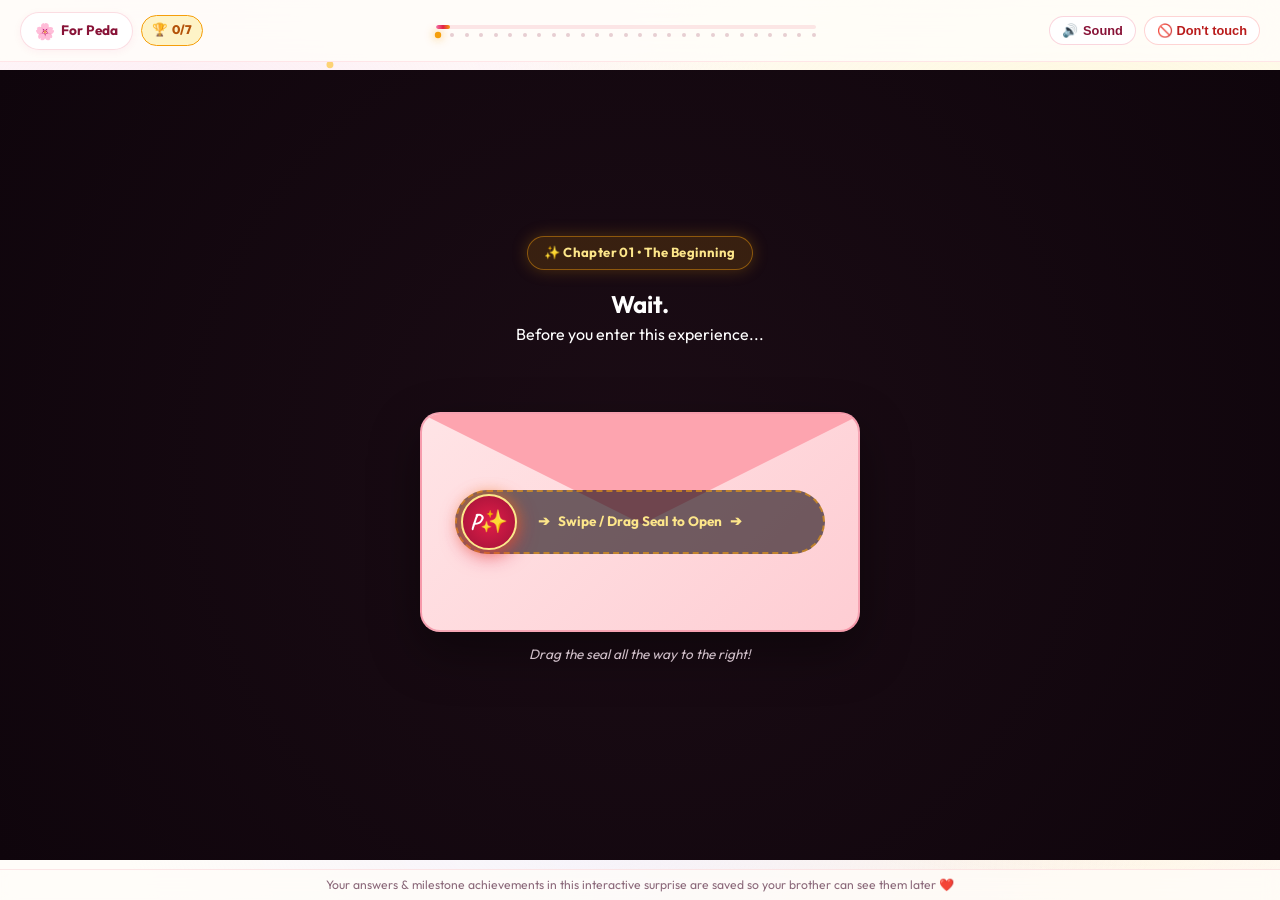
<file: index.html>
<!DOCTYPE html>
<html lang="en">
<head>
  <meta charset="UTF-8">
  <meta name="viewport" content="width=device-width, initial-scale=1.0, maximum-scale=5.0, user-scalable=yes">
  <meta name="theme-color" content="#1B0C15">
  <meta name="description" content="An interactive, cinematic Raksha Bandhan surprise mini-game experience crafted by Prakhar for his sister Prerna (Peda).">
  <title>For Peda • Interactive Rakhi Surprise ✨</title>

  <!-- Google Fonts Preconnect & Styles -->
  <link rel="preconnect" href="https://fonts.googleapis.com">
  <link rel="preconnect" href="https://fonts.gstatic.com" crossorigin>
  <link href="https://fonts.googleapis.com/css2?family=Caveat:wght@600;700&family=Marck+Script&family=Outfit:wght@400;500;600;700;800&family=Playfair+Display:ital,wght@0,600;0,700;1,400;1,600&family=Plus+Jakarta+Sans:wght@400;500;600;700;800&family=Rozha+One&family=Yatra+One&display=swap" rel="stylesheet">

  <!-- GSAP CDN for smooth animations -->
  <script src="https://cdnjs.cloudflare.com/ajax/libs/gsap/3.12.5/gsap.min.js"></script>

  <!-- Stylesheet -->
  <link rel="stylesheet" href="style.css">
</head>
<body class="theme-cinematic">

  <!-- Interactive Canvas Layers -->
  <canvas id="bg-canvas" aria-hidden="true"></canvas>
  <canvas id="fireworks-canvas" aria-hidden="true"></canvas>
  <canvas id="confetti-canvas" aria-hidden="true"></canvas>
  <canvas id="hearts-canvas" aria-hidden="true"></canvas>
  <canvas id="sparkle-cursor-canvas" aria-hidden="true"></canvas>

  <!-- Top Minimalist Interactive Story Bar -->
  <header class="top-story-bar" role="banner">
    <div class="top-bar-left">
      <div class="brand-chip" id="brand-badge">
        <span class="brand-icon">🌸</span>
        <span class="brand-text">For Peda</span>
      </div>
      <div class="achievement-pill" id="achievement-counter-badge" title="Trophies Unlocked">
        <span class="ach-trophy-icon">🏆</span>
        <span class="ach-count-text" id="ach-count-display">0/7</span>
      </div>
    </div>

    <!-- 27-Step Progress Indicator -->
    <div class="story-progress-indicator" aria-label="Surprise Story Progress">
      <div class="progress-track">
        <div class="progress-bar-fill" id="progress-bar-fill"></div>
      </div>
      <div class="progress-dots-row" id="progress-dots-row"></div>
    </div>

    <div class="top-controls">
      <button id="sound-toggle" class="control-pill-btn" aria-label="Toggle Sound Effects">
        <span class="sound-icon">🔊</span>
        <span class="sound-label">Sound</span>
      </button>
      <button id="easter-egg-1-btn" class="control-pill-btn warning-pill" title="Do Not Touch">
        <span>🚫 Don't touch</span>
      </button>
    </div>
  </header>

  <!-- Achievement Unlock Notification Container -->
  <div id="achievement-toast-container" class="achievement-toast-container" aria-live="polite"></div>

  <!-- Sibling Reaction Toast Notification Container -->
  <div id="reaction-toast-container" class="reaction-toast-container" aria-live="polite"></div>

  <!-- Audio Element for Finale Rakhi Song -->
  <audio id="rakhi-audio-element" preload="auto">
    <source src="assets/song.mp3" type="audio/mpeg">
  </audio>

  <!-- Main Viewport for Interactive Story Screens -->
  <main class="story-viewport" id="story-viewport">

    <!-- ====================================================================
         SCENE 01: INTERACTIVE WAX SEAL SWIPE & DRAG ENVELOPE
         ==================================================================== -->
    <section class="story-screen active dark-scene" id="scene-1" data-scene="1">
      <div class="screen-box opening-mystery-card">
        <div class="screen-badge glow-badge">
          <span>✨ Chapter 01 • The Beginning</span>
        </div>

        <div class="cinematic-text-stream">
          <h1 class="cinematic-line c-line-1" id="s1-line-1">Wait.</h1>
          <p class="cinematic-line c-line-2" id="s1-line-2">Before you enter this experience...</p>
          <h2 class="cinematic-line c-line-3" id="s1-line-3">You must physically break the wax seal.</h2>
        </div>

        <!-- Interactive Wax Seal Envelope Drag/Swipe Stage -->
        <div class="envelope-drag-stage" id="envelope-drag-stage">
          <div class="interactive-envelope-body" id="interactive-envelope-body">
            <div class="env-front-crease"></div>
            <div class="seal-track" id="seal-track">
              <div class="seal-drag-handle" id="seal-drag-handle" draggable="false">
                <span class="seal-letter">P</span>
                <span class="seal-sparkle">✨</span>
              </div>
              <div class="seal-track-hint">
                <span class="track-arrow">➔</span>
                <span class="track-text">Swipe / Drag Seal to Open</span>
                <span class="track-arrow">➔</span>
              </div>
            </div>
          </div>
          <p class="seal-feedback-hint" id="seal-feedback-hint">Drag the seal all the way to the right!</p>
        </div>

        <div class="s1-reveal-msg" id="s1-reveal-msg" style="display: none;">
          <p>💌 Seal broken! Unfolding your surprise...</p>
        </div>
      </div>
    </section>

    <!-- ====================================================================
         SCENE 02: SIBLING SECURITY SYSTEM SCANNER
         ==================================================================== -->
    <section class="story-screen dark-scene" id="scene-2" data-scene="2">
      <div class="screen-box futuristic-scanner-card">
        <div class="screen-badge tech-badge">
          <span>🛡️ SIBLING SECURITY CLEARANCE v2.4</span>
        </div>

        <h1 class="scene-title tech-title">Identity Verification</h1>
        <p class="scene-subtitle" style="color: #FCE7F3;">Only the official Gadhi is permitted past this point.</p>

        <form id="form-identity-check" class="auth-form-terminal" autocomplete="off">
          <div class="terminal-input-group">
            <label for="input-user-name" class="terminal-label">SCAN SUBJECT NAME:</label>
            <input type="text" id="input-user-name" class="terminal-input tech-input" placeholder="Type your name here..." required autofocus>
          </div>

          <div class="terminal-input-group" id="age-check-step" style="display: none;">
            <label for="input-user-age-sec" class="terminal-label">OFFICIAL SIBLING AGE:</label>
            <input type="number" id="input-user-age-sec" class="terminal-input tech-input" placeholder="Enter age..." min="1" max="100">
          </div>

          <p class="validation-feedback" id="identity-validation-msg" aria-live="polite"></p>

          <div class="screen-action-wrap" id="identity-btn-wrap">
            <button type="submit" id="btn-verify-identity" class="btn-primary-glow">
              <span class="btn-shine"></span>
              <span class="btn-content" id="btn-identity-label">Scan Biometrics</span>
            </button>
          </div>
        </form>

        <div class="scanning-terminal-box" id="scanning-terminal" style="display: none;">
          <div class="scan-laser-line"></div>
          <p class="scan-status-text">⚡ SCANNING DNA & DRAMA LEVELS...</p>
          <div class="scan-progress-bar">
            <div class="scan-bar-fill" id="scan-bar-fill"></div>
          </div>
        </div>

        <div class="identity-card-badge" id="identity-card-badge" style="display: none;">
          <div class="id-header">SIBLING ID VERIFIED ✅</div>
          <div class="id-row"><span>NAME:</span> <strong class="text-green">Prerna Gupta</strong></div>
          <div class="id-row"><span>OFFICIAL TITLE:</span> <strong>Maharani Peda Devi</strong></div>
          <div class="id-row"><span>STATUS:</span> <strong>Permanent Headache</strong></div>
          <div class="id-row"><span>CLEARANCE:</span> <strong class="text-green">AUTHORIZED</strong></div>
          <div class="id-footer">👑 Welcome, Peda.</div>
        </div>
      </div>
    </section>

    <!-- ====================================================================
         SCENE 03: LIGHT THE FESTIVE DIYAS (DARK ROOM INTERACTION)
         ==================================================================== -->
    <section class="story-screen dark-scene festive-dark-room" id="scene-3" data-scene="3">
      <div class="screen-box festive-room-box">
        <div class="screen-badge glow-badge">
          <span>🪔 Chapter 03 • Festive Illumination</span>
        </div>

        <h1 class="festive-room-title">Bhena, pehle thoda roshni kar!</h1>
        <p class="festive-room-subtitle" id="diya-instruction-text">Tap on all 5 unlit diyas scattered in the room to illuminate the surprise.</p>

        <div class="diya-counter-badge" id="diya-counter-badge">
          <span>DIYAS LIT: </span><strong id="diyas-lit-count">0</strong> / 5
        </div>

        <!-- Interactive Dark Festive Scene with 5 Tapable Diyas -->
        <div class="festive-interactive-stage" id="festive-diyas-stage">
          <div class="room-ambient-overlay" id="room-ambient-overlay"></div>
          <div class="room-decorations-layer" id="room-decorations-layer">
            <span class="garland-decor g-1">🌸 🌼 🌸 🌼 🌸</span>
            <span class="garland-decor g-2">🌼 🌸 🌼 🌸 🌼</span>
          </div>

          <!-- 5 Tapable Diyas scattered in room -->
          <button class="interactive-diya-btn" id="diya-1" data-diya="1" style="top: 25%; left: 18%;">
            <span class="diya-flame" id="flame-1">🔥</span>
            <span class="diya-base">🪔</span>
          </button>

          <button class="interactive-diya-btn" id="diya-2" data-diya="2" style="top: 20%; right: 20%;">
            <span class="diya-flame" id="flame-2">🔥</span>
            <span class="diya-base">🪔</span>
          </button>

          <button class="interactive-diya-btn" id="diya-3" data-diya="3" style="top: 60%; left: 12%;">
            <span class="diya-flame" id="flame-3">🔥</span>
            <span class="diya-base">🪔</span>
          </button>

          <button class="interactive-diya-btn" id="diya-4" data-diya="4" style="top: 65%; right: 15%;">
            <span class="diya-flame" id="flame-4">🔥</span>
            <span class="diya-base">🪔</span>
          </button>

          <button class="interactive-diya-btn center-diya" id="diya-5" data-diya="5" style="top: 48%; left: 47%;">
            <span class="diya-flame" id="flame-5">🔥</span>
            <span class="diya-base">🪔</span>
          </button>
        </div>

        <div class="diya-completion-card" id="diya-completion-card" style="display: none;">
          <p class="diya-success-msg">✨ Good job, Gadhi! The festival has officially begun.</p>
          <div class="screen-action-wrap">
            <button id="btn-diya-next" class="btn-primary-glow">
              <span class="btn-shine"></span>
              <span class="btn-content">Continue to Mystery ➔</span>
            </button>
          </div>
        </div>
      </div>
    </section>

    <!-- ====================================================================
         SCENE 04: FIND THE HIDDEN RAKHI (EXPLORATION GAME)
         ==================================================================== -->
    <section class="story-screen" id="scene-4" data-scene="4">
      <div class="screen-box glass-card">
        <div class="screen-badge">
          <span>🔍 Chapter 04 • Secret Detective</span>
        </div>

        <h1 class="scene-title">Find The Hidden Rakhi!</h1>
        <p class="scene-subtitle">A special golden Rakhi is hidden somewhere in this festive scene. Tap around to find it!</p>

        <!-- Decorative Interactive Search Area -->
        <div class="hidden-search-stage" id="hidden-rakhi-search-stage">
          <div class="search-item-dec" id="search-gift-1" style="top: 20%; left: 15%;" title="Festive Gift Box">🎁</div>
          <div class="search-item-dec" id="search-flower-1" style="top: 15%; right: 25%;" title="Marigold Garland">🌼</div>
          <div class="search-item-dec" id="search-sweet-1" style="top: 68%; left: 22%;" title="Sweet Box">🍬</div>
          <div class="search-item-dec" id="search-photo-1" style="top: 30%; right: 12%;" title="Photo Frame">🖼️</div>
          <div class="search-item-dec" id="search-candle-1" style="top: 72%; right: 30%;" title="Candle">🕯️</div>
          <div class="search-item-dec" id="search-diya-decor" style="top: 45%; left: 8%;" title="Diya">🪔</div>

          <!-- The Hidden Clickable Rakhi (Hidden behind flower) -->
          <div class="hidden-target-rakhi" id="hidden-target-rakhi" title="Secret Rakhi">
            <span class="secret-rakhi-sparkle">✨</span>
            <span class="secret-rakhi-icon">🏵️</span>
          </div>
        </div>

        <div class="rakhi-found-banner" id="rakhi-found-banner" style="display: none;">
          <h2 class="rakhi-found-title">🎉 RAKHI FOUND!</h2>
          <p class="rakhi-found-sub">+100 Bhena Points awarded to Detective Peda!</p>
          <div class="screen-action-wrap">
            <button id="btn-found-rakhi-next" class="btn-primary-glow">
              <span class="btn-shine"></span>
              <span class="btn-content">Solve Photo Jigsaw ➔</span>
            </button>
          </div>
        </div>
      </div>
    </section>

    <!-- ====================================================================
         SCENE 05: 9-PIECE PHOTO JIGSAW PUZZLE (REAL PHOTO)
         ==================================================================== -->
    <section class="story-screen" id="scene-5" data-scene="5">
      <div class="screen-box glass-card">
        <div class="screen-badge">
          <span>🧩 Chapter 05 • Memory Jigsaw</span>
        </div>

        <h1 class="scene-title">Assemble The Memory</h1>
        <p class="scene-subtitle">Tap two tiles to swap their positions and rebuild this classic photo!</p>

        <!-- 3x3 Puzzle Board -->
        <div class="puzzle-board-container">
          <div class="puzzle-grid-9" id="puzzle-grid-9" aria-label="Photo Jigsaw Puzzle">
            <!-- 9 Puzzle Tiles dynamically generated with assets/prerna-1.jpg -->
          </div>
        </div>

        <div class="puzzle-controls-row">
          <button id="btn-puzzle-hint" class="btn-secondary-pill">💡 Hint / Auto-Solve</button>
          <span class="puzzle-moves-counter" id="puzzle-moves-counter">Moves: 0</span>
        </div>

        <div class="puzzle-solved-card" id="puzzle-solved-card" style="display: none;">
          <div class="solved-camera-flash">📸</div>
          <h2 class="solved-caption-title">Memory Unlocked! ✨</h2>
          <p class="solved-caption-text">"Look at that smile. Even after all the fighting, some moments are pure gold."</p>
          <div class="screen-action-wrap">
            <button id="btn-puzzle-next" class="btn-primary-glow">
              <span class="btn-shine"></span>
              <span class="btn-content">Scratch Golden Secret ➔</span>
            </button>
          </div>
        </div>
      </div>
    </section>

    <!-- ====================================================================
         SCENE 06: DIGITAL SCRATCH CARD INTERACTION
         ==================================================================== -->
    <section class="story-screen" id="scene-6" data-scene="6">
      <div class="screen-box glass-card">
        <div class="screen-badge">
          <span>✨ Chapter 06 • Golden Scratch Secret</span>
        </div>

        <h1 class="scene-title">Scratch This, Nautanki!</h1>
        <p class="scene-subtitle">Use your finger or mouse to rub and scratch away the gold foil layer.</p>

        <div class="scratch-card-wrapper" id="scratch-card-wrapper">
          <!-- Hidden Message Underneath -->
          <div class="scratch-hidden-content" id="scratch-hidden-content">
            <div class="scratch-gold-icon">👑</div>
            <h2 class="scratch-revealed-text">"You're one of my favorite people."</h2>
            <p class="scratch-revealed-sub">— Even when you're stealing 80% of the snacks.</p>
          </div>

          <!-- Canvas Scratch Layer -->
          <canvas id="scratch-canvas" class="scratch-canvas" width="400" height="240"></canvas>
        </div>

        <div class="scratch-progress-indicator">
          <span>Foil Cleared: </span><strong id="scratch-percent-display">0%</strong>
        </div>

        <div class="scratch-completed-wrap" id="scratch-completed-wrap" style="display: none;">
          <p class="scratch-success-text">SECRET UNLOCKED ❤️</p>
          <div class="screen-action-wrap">
            <button id="btn-scratch-next" class="btn-primary-glow">
              <span class="btn-shine"></span>
              <span class="btn-content">Open Memory Cards ➔</span>
            </button>
          </div>
        </div>
      </div>
    </section>

    <!-- ====================================================================
         SCENE 07: 6 MYSTERY 3D MEMORY FLIP CARDS
         ==================================================================== -->
    <section class="story-screen" id="scene-7" data-scene="7">
      <div class="screen-box glass-card">
        <div class="screen-badge">
          <span>🃏 Chapter 07 • Sibling Memory Vault</span>
        </div>

        <h1 class="scene-title">Flip The Mystery Cards</h1>
        <p class="scene-subtitle">Tap each card to reveal what's hidden beneath. Discover all 6 to continue!</p>

        <div class="flip-cards-tracker">
          <span>MEMORIES FOUND: </span><strong id="flip-cards-found-count">0</strong> / 6
        </div>

        <!-- 6 Flip Cards Grid -->
        <div class="flip-cards-grid-6" id="flip-cards-grid-6">
          <div class="flip-card-item" data-card="1">
            <div class="flip-card-inner">
              <div class="flip-card-front"><span>?</span></div>
              <div class="flip-card-back">
                <div class="card-icon">🍟</div>
                <div class="card-text">Food Chor detected in 4K!</div>
              </div>
            </div>
          </div>

          <div class="flip-card-item" data-card="2">
            <div class="flip-card-inner">
              <div class="flip-card-front"><span>?</span></div>
              <div class="flip-card-back">
                <div class="card-icon">🎭</div>
                <div class="card-text">Professional Nautanki Specialist.</div>
              </div>
            </div>
          </div>

          <div class="flip-card-item" data-card="3">
            <div class="flip-card-inner">
              <div class="flip-card-front"><span>?</span></div>
              <div class="flip-card-back">
                <div class="card-icon">📸</div>
                <div class="card-text">One of my favorite childhood memories.</div>
              </div>
            </div>
          </div>

          <div class="flip-card-item" data-card="4">
            <div class="flip-card-inner">
              <div class="flip-card-front"><span>?</span></div>
              <div class="flip-card-back">
                <div class="card-icon">💆‍♂️</div>
                <div class="card-text">Permanent Headache, but mine.</div>
              </div>
            </div>
          </div>

          <div class="flip-card-item" data-card="5">
            <div class="flip-card-inner">
              <div class="flip-card-front"><span>?</span></div>
              <div class="flip-card-back">
                <div class="card-icon">😂</div>
                <div class="card-text">Still can't believe you're my sister.</div>
              </div>
            </div>
          </div>

          <div class="flip-card-item" data-card="6">
            <div class="flip-card-inner">
              <div class="flip-card-front"><span>?</span></div>
              <div class="flip-card-back">
                <div class="card-icon">❤️</div>
                <div class="card-text">Heart of gold behind all the daily drama.</div>
              </div>
            </div>
          </div>
        </div>

        <div class="screen-action-wrap" id="flip-cards-next-wrap" style="display: none;">
          <button id="btn-flip-cards-next" class="btn-primary-glow">
            <span class="btn-shine"></span>
            <span class="btn-content">Play Matching Game ➔</span>
          </button>
        </div>
      </div>
    </section>

    <!-- ====================================================================
         SCENE 08: SIBLING MATCHING GAME (PAIRS)
         ==================================================================== -->
    <section class="story-screen" id="scene-8" data-scene="8">
      <div class="screen-box glass-card">
        <div class="screen-badge">
          <span>🎮 Chapter 08 • Sibling Match-Up</span>
        </div>

        <h1 class="scene-title">Match The Sibling Pairs</h1>
        <p class="scene-subtitle">Find the 4 matching sibling word pairs by flipping two cards at a time.</p>

        <div class="match-score-bar">
          <span>PAIRS MATCHED: </span><strong id="match-pairs-count">0</strong> / 4
        </div>

        <!-- 8 Cards Matching Grid -->
        <div class="matching-grid-8" id="matching-grid-8">
          <!-- Dynamically populated and shuffled in script.js -->
        </div>

        <div class="matching-complete-banner" id="matching-complete-banner" style="display: none;">
          <p class="match-success-title">🏆 SIBLING COMPATIBILITY: QUESTIONABLY HIGH</p>
          <div class="screen-action-wrap">
            <button id="btn-matching-next" class="btn-primary-glow">
              <span class="btn-shine"></span>
              <span class="btn-content">Choose Your Path ➔</span>
            </button>
          </div>
        </div>
      </div>
    </section>

    <!-- ====================================================================
         SCENE 09: CHOOSE YOUR BRANCHING PATH
         ==================================================================== -->
    <section class="story-screen" id="scene-9" data-scene="9">
      <div class="screen-box glass-card">
        <div class="screen-badge">
          <span>🧭 Chapter 09 • The Sibling Dilemma</span>
        </div>

        <h1 class="scene-title">Your Bhai Has ₹500.</h1>
        <p class="scene-subtitle">What is the most scientifically accurate brother move?</p>

        <!-- 4 Branching Interactive Choice Cards -->
        <div class="branching-choices-grid" id="branching-choices-grid">
          <button class="branch-choice-card" data-choice="a">
            <span class="branch-icon">💸</span>
            <strong class="branch-label">A: Give it all to Bhena (Peda)</strong>
            <span class="branch-desc">The fairytale sister wish</span>
          </button>

          <button class="branch-choice-card" data-choice="b">
            <span class="branch-icon">🍕</span>
            <strong class="branch-label">B: Buy secret food for himself</strong>
            <span class="branch-desc">Survival instincts activated</span>
          </button>

          <button class="branch-choice-card" data-choice="c">
            <span class="branch-icon">🤫</span>
            <strong class="branch-label">C: Pretend he forgot his wallet</strong>
            <span class="branch-desc">100% effective defense strategy</span>
          </button>

          <button class="branch-choice-card" data-choice="d">
            <span class="branch-icon">🏃‍♂️</span>
            <strong class="branch-label">D: Run away immediately</strong>
            <span class="branch-desc">Cardio + peace of mind</span>
          </button>
        </div>

        <div class="branch-reaction-box" id="branch-reaction-box" style="display: none;">
          <p class="branch-reaction-text" id="branch-reaction-text"></p>
          <div class="screen-action-wrap">
            <button id="btn-branch-next" class="btn-primary-glow">
              <span class="btn-shine"></span>
              <span class="btn-content">Continue Decision Quiz ➔</span>
            </button>
          </div>
        </div>
      </div>
    </section>

    <!-- ====================================================================
         SCENE 10: SIBLING DECISION DRAG QUIZ
         ==================================================================== -->
    <section class="story-screen" id="scene-10" data-scene="10">
      <div class="screen-box glass-card">
        <div class="screen-badge">
          <span>🎯 Chapter 10 • Drag The Choice</span>
        </div>

        <h1 class="scene-title">What Would Bhai Order?</h1>
        <p class="scene-subtitle">You just said "I'm not hungry." Drag Bhai's true order onto the plate below!</p>

        <!-- Draggable Objects -->
        <div class="food-drag-sources-row" id="food-drag-sources-row">
          <div class="draggable-food-item" id="drag-pizza" data-food="Pizza" draggable="true">
            <span class="food-emoji">🍕</span>
            <span class="food-name">Extra Large Pizza</span>
          </div>
          <div class="draggable-food-item" id="drag-choc" data-food="Chocolate" draggable="true">
            <span class="food-emoji">🍫</span>
            <span class="food-name">Secret Chocolate</span>
          </div>
          <div class="draggable-food-item" id="drag-burger" data-food="Burger" draggable="true">
            <span class="food-emoji">🍔</span>
            <span class="food-name">Extra Fries & Burger</span>
          </div>
        </div>

        <!-- Decision Dropzone Plate -->
        <div class="decision-dropzone-plate" id="decision-dropzone-plate">
          <div class="plate-inner-ring">
            <span class="plate-placeholder-text">🎯 Drag Your Choice Onto The Plate</span>
          </div>
        </div>

        <div class="decision-reaction-card" id="decision-reaction-card" style="display: none;">
          <h2 class="decision-title" id="decision-title">Correct!</h2>
          <p class="decision-sub" id="decision-sub">"Because 5 minutes later, you will eat half of it anyway."</p>
          <div class="screen-action-wrap">
            <button id="btn-decision-next" class="btn-primary-glow">
              <span class="btn-shine"></span>
              <span class="btn-content">Build Custom Rakhi ➔</span>
            </button>
          </div>
        </div>
      </div>
    </section>

    <!-- ====================================================================
         SCENE 11: BUILD YOUR OWN RAKHI (CUSTOMIZER)
         ==================================================================== -->
    <section class="story-screen" id="scene-11" data-scene="11">
      <div class="screen-box glass-card">
        <div class="screen-badge">
          <span>🎨 Chapter 11 • Rakhi Workshop</span>
        </div>

        <h1 class="scene-title">Build Your Custom Rakhi</h1>
        <p class="scene-subtitle">Design your official Rakhi thread and centerpiece!</p>

        <!-- Live Rakhi Custom Preview -->
        <div class="rakhi-custom-preview-stage" id="rakhi-custom-preview-stage">
          <div class="custom-thread-line" id="preview-thread"></div>
          <div class="custom-center-element" id="preview-center">🏵️</div>
          <div class="custom-jewel-element" id="preview-jewel">✨</div>
        </div>

        <!-- Customization Options -->
        <div class="rakhi-options-container">
          <!-- Thread Color -->
          <div class="custom-option-group">
            <label class="custom-opt-label">1. Thread Color:</label>
            <div class="color-swatches-row">
              <button class="color-swatch-btn active" data-thread="#E11D48" style="background: #E11D48;" title="Scarlet Red"></button>
              <button class="color-swatch-btn" data-thread="#EC4899" style="background: #EC4899;" title="Rose Pink"></button>
              <button class="color-swatch-btn" data-thread="#F59E0B" style="background: #F59E0B;" title="Royal Gold"></button>
              <button class="color-swatch-btn" data-thread="#8B5CF6" style="background: #8B5CF6;" title="Silk Purple"></button>
            </div>
          </div>

          <!-- Center Motif -->
          <div class="custom-option-group">
            <label class="custom-opt-label">2. Center Motif:</label>
            <div class="motif-buttons-row">
              <button class="motif-btn active" data-motif="🏵️">Traditional</button>
              <button class="motif-btn" data-motif="💖">Heart</button>
              <button class="motif-btn" data-motif="⭐">Star</button>
              <button class="motif-btn" data-motif="🌸">Lotus</button>
            </div>
          </div>

          <!-- Decoration -->
          <div class="custom-option-group">
            <label class="custom-opt-label">3. Accent Charm:</label>
            <div class="motif-buttons-row">
              <button class="charm-btn active" data-charm="✨">Glitter</button>
              <button class="charm-btn" data-charm="💎">Diamond</button>
              <button class="charm-btn" data-charm="🪞">Mirror</button>
              <button class="charm-btn" data-charm="👑">Crown</button>
            </div>
          </div>
        </div>

        <div class="screen-action-wrap">
          <button id="btn-assemble-rakhi" class="btn-grand-gold">
            <span class="btn-shine"></span>
            <span class="btn-content">✨ Assemble My Rakhi ✨</span>
          </button>
          <button id="btn-assembled-next" class="btn-primary-glow" style="display: none;">
            <span class="btn-shine"></span>
            <span class="btn-content">Draw for Bhai ➔</span>
          </button>
        </div>
      </div>
    </section>

    <!-- ====================================================================
         SCENE 12: DIGITAL DRAWING CANVAS FOR BHAI
         ==================================================================== -->
    <section class="story-screen" id="scene-12" data-scene="12">
      <div class="screen-box glass-card">
        <div class="screen-badge">
          <span>🖌️ Chapter 12 • Digital Canvas</span>
        </div>

        <h1 class="scene-title">Draw Something For Bhai</h1>
        <p class="scene-subtitle">Doodle a drawing, write a funny message, or sign your sister autograph!</p>

        <!-- Canvas Drawing Box -->
        <div class="drawing-canvas-wrapper">
          <canvas id="doodle-canvas" class="doodle-canvas" width="480" height="260"></canvas>
        </div>

        <div class="drawing-toolbar">
          <div class="color-palette-mini">
            <button class="brush-color-btn active" data-color="#E11D48" style="background: #E11D48;"></button>
            <button class="brush-color-btn" data-color="#F59E0B" style="background: #F59E0B;"></button>
            <button class="brush-color-btn" data-color="#8B5CF6" style="background: #8B5CF6;"></button>
            <button class="brush-color-btn" data-color="#1B0C15" style="background: #1B0C15;"></button>
          </div>
          <button id="btn-canvas-undo" class="btn-secondary-pill">Undo</button>
          <button id="btn-canvas-clear" class="btn-secondary-pill">Clear</button>
          <button id="btn-canvas-done" class="btn-primary-glow" style="padding: 8px 22px; font-size: 0.9rem;">Done 🎨</button>
        </div>

        <div class="drawing-saved-banner" id="drawing-saved-banner" style="display: none;">
          <p class="drawing-success-text">🎉 Masterpiece detected! Archived in the brother vault.</p>
          <div class="screen-action-wrap">
            <button id="btn-drawing-next" class="btn-primary-glow">
              <span class="btn-shine"></span>
              <span class="btn-content">Test Heart Tolerance ➔</span>
            </button>
          </div>
        </div>
      </div>
    </section>

    <!-- ====================================================================
         SCENE 13: HEART TOLERANCE METER (RAPID TAP/HOLD)
         ==================================================================== -->
    <section class="story-screen" id="scene-13" data-scene="13">
      <div class="screen-box glass-card">
        <div class="screen-badge">
          <span>💓 Chapter 13 • Sibling Tolerance Meter</span>
        </div>

        <h1 class="scene-title">Brother Tolerance Gauge</h1>
        <p class="scene-subtitle">Repeatedly tap or hold the heart to measure how much you tolerate your Bhai!</p>

        <div class="heart-gauge-container">
          <div class="giant-beating-heart" id="giant-beating-heart">
            <span class="heart-icon-center">❤️</span>
            <div class="heart-pulse-waves"></div>
          </div>

          <div class="heart-meter-track">
            <div class="heart-meter-fill" id="heart-meter-fill"></div>
          </div>
          <div class="heart-percentage-text" id="heart-percentage-text">Tolerance: 0%</div>
        </div>

        <div class="screen-action-wrap">
          <button id="btn-pump-heart" class="btn-grand-gold">
            <span class="btn-shine"></span>
            <span class="btn-content">💓 TAP / PUMP HEART 💓</span>
          </button>
        </div>

        <div class="heart-maxed-card" id="heart-maxed-card" style="display: none;">
          <h2 class="heart-maxed-title">Tolerance Level: Suspiciously High! 📈</h2>
          <p class="heart-maxed-sub">"Okay, I know you love your brother."</p>
          <div class="screen-action-wrap">
            <button id="btn-heart-next" class="btn-primary-glow">
              <span class="btn-shine"></span>
              <span class="btn-content">Hold To Reveal ➔</span>
            </button>
          </div>
        </div>
      </div>
    </section>

    <!-- ====================================================================
         SCENE 14: SIBLING LIE DETECTOR & TRUTH SCANNER
         ==================================================================== -->
    <section class="story-screen dark-scene" id="scene-14" data-scene="14">
      <div class="screen-box glass-card">
        <div class="screen-badge glow-badge">
          <span>⚡ Chapter 14 • Sibling Lie Detector</span>
        </div>

        <h1 class="scene-title" style="color: #FDE68A;">Sibling Truth Scanner</h1>
        <p class="scene-subtitle" style="color: #FCE7F3;">Tap the biometric pad below to scan and analyze the unfiltered truth!</p>

        <!-- Biometric Lie Detector Scanner Stage -->
        <div class="truth-scanner-stage" id="truth-scanner-stage">
          <button class="biometric-scanner-pad" id="btn-scan-truth" aria-label="Tap to Scan Truth">
            <div class="scanner-laser-sweep" id="scanner-laser-sweep"></div>
            <span class="scanner-thumb-icon">🖲️</span>
            <span class="scanner-hint-text">TAP TO SCAN TRUTH</span>
          </button>

          <!-- Live Real-Time Diagnostic Feed -->
          <div class="scanner-live-diagnostic" id="scanner-live-diagnostic" style="display: none;">
            <div class="diagnostic-line" id="diag-1">⚡ Analyzing Nautanki Level... <strong style="color: #FBBF24;">99.8% (Critical)</strong></div>
            <div class="diagnostic-line" id="diag-2" style="opacity: 0;">🍕 Checking Food Theft Records... <strong style="color: #F472B6;">100% GUILTY</strong></div>
            <div class="diagnostic-line" id="diag-3" style="opacity: 0;">👑 Calculating Madam Ji Attitude... <strong style="color: #34D399;">OFF THE CHARTS</strong></div>
          </div>
        </div>

        <div class="hold-revealed-card" id="hold-revealed-card" style="display: none;">
          <div class="truth-verified-badge" style="display: inline-block; background: rgba(245, 158, 11, 0.2); border: 1px solid #F59E0B; color: #FDE68A; padding: 4px 14px; border-radius: 999px; font-size: 0.8rem; font-weight: 800; margin-bottom: 12px;">👑 UNFILTERED TRUTH UNLOCKED</div>
          <p class="hold-revealed-p1">"You're annoying..."</p>
          <p class="hold-revealed-p2">"But you're my favorite annoying person in the whole universe."</p>
          <div class="screen-action-wrap">
            <button id="btn-hold-next" class="btn-primary-glow">
              <span class="btn-shine"></span>
              <span class="btn-content">Trigger Chaos ➔</span>
            </button>
          </div>
        </div>
      </div>
    </section>

    <!-- ====================================================================
         SCENE 15: SCREEN SHAKE / RAPID TAP CHAOS
         ==================================================================== -->
    <section class="story-screen" id="scene-15" data-scene="15">
      <div class="screen-box glass-card" id="shake-card-box">
        <div class="screen-badge warning-badge">
          <span>🌪️ Chapter 15 • Sibling Turbulence</span>
        </div>

        <h1 class="scene-title">Shake Things Up!</h1>
        <p class="scene-subtitle">Tap rapidly 8 times to shake the screen and clear the sibling energy!</p>

        <div class="shake-interactive-stage">
          <div class="shake-vortex-icon" id="shake-vortex-icon">💥</div>
          <div class="shake-tap-counter">Taps: <strong id="shake-taps-display">0</strong> / 8</div>
        </div>

        <div class="screen-action-wrap">
          <button id="btn-shake-tap" class="btn-grand-gold">
            <span class="btn-shine"></span>
            <span class="btn-content">⚡ TAP RAPIDLY TO SHAKE ⚡</span>
          </button>
        </div>

        <div class="shake-resolved-card" id="shake-resolved-card" style="display: none;">
          <h2 class="shake-resolved-title">Okay okay, Peda! Enough violence. 😂</h2>
          <p class="shake-resolved-sub">Sibling equilibrium successfully restored.</p>
          <div class="screen-action-wrap">
            <button id="btn-shake-next" class="btn-primary-glow">
              <span class="btn-shine"></span>
              <span class="btn-content">Search Hidden Objects ➔</span>
            </button>
          </div>
        </div>
      </div>
    </section>

    <!-- ====================================================================
         SCENE 16: FESTIVE HIDDEN OBJECT HUNT (5 ITEMS)
         ==================================================================== -->
    <section class="story-screen" id="scene-16" data-scene="16">
      <div class="screen-box glass-card">
        <div class="screen-badge">
          <span>🕵️‍♀️ Chapter 16 • Festive Hunt</span>
        </div>

        <h1 class="scene-title">Find 5 Festive Treasures</h1>
        <p class="scene-subtitle">Find: 🪔 Diya, 🌸 Flower, 🎁 Gift, 🍬 Peda Sweet, 💖 Love Note.</p>

        <div class="hunt-tracker-bar">
          <span>OBJECTS FOUND: </span><strong id="hunt-found-count">0</strong> / 5
        </div>

        <!-- Interactive 5-Item Hunt Stage -->
        <div class="festive-hunt-board" id="festive-hunt-board">
          <button class="hunt-obj-item" data-hunt="1" style="top: 15%; left: 12%;" title="Diya">🪔</button>
          <button class="hunt-obj-item" data-hunt="2" style="top: 25%; right: 18%;" title="Marigold">🌸</button>
          <button class="hunt-obj-item" data-hunt="3" style="top: 70%; left: 18%;" title="Gift Box">🎁</button>
          <button class="hunt-obj-item" data-hunt="4" style="top: 65%; right: 22%;" title="Peda Sweet">🍬</button>
          <button class="hunt-obj-item" data-hunt="5" style="top: 42%; left: 46%;" title="Love Note">💖</button>
        </div>

        <div class="hunt-completed-card" id="hunt-completed-card" style="display: none;">
          <h2 class="hunt-success-title">🎉 Detective Peda has completed the mission!</h2>
          <div class="screen-action-wrap">
            <button id="btn-hunt-next" class="btn-primary-glow">
              <span class="btn-shine"></span>
              <span class="btn-content">Pick Your Sweet ➔</span>
            </button>
          </div>
        </div>
      </div>
    </section>

    <!-- ====================================================================
         SCENE 17: OFFICIAL BHENA SWEET PICKER
         ==================================================================== -->
    <section class="story-screen" id="scene-17" data-scene="17">
      <div class="screen-box glass-card">
        <div class="screen-badge">
          <span>🍬 Chapter 17 • The Sweet Truth</span>
        </div>

        <h1 class="scene-title">Choose Your Official Sweet</h1>
        <p class="scene-subtitle">Select your favorite Indian sweet from the royal platter:</p>

        <div class="sweets-platter-grid" id="sweets-platter-grid">
          <button class="sweet-card-btn" data-sweet="Peda">
            <span class="sweet-emoji">🟤</span>
            <strong class="sweet-name">Peda</strong>
          </button>
          <button class="sweet-card-btn" data-sweet="Gulab Jamun">
            <span class="sweet-emoji">🌰</span>
            <strong class="sweet-name">Gulab Jamun</strong>
          </button>
          <button class="sweet-card-btn" data-sweet="Rasgulla">
            <span class="sweet-emoji">⚪</span>
            <strong class="sweet-name">Rasgulla</strong>
          </button>
          <button class="sweet-card-btn" data-sweet="Jalebi">
            <span class="sweet-emoji">🥨</span>
            <strong class="sweet-name">Jalebi</strong>
          </button>
          <button class="sweet-card-btn" data-sweet="Kaju Katli">
            <span class="sweet-emoji">🔷</span>
            <strong class="sweet-name">Kaju Katli</strong>
          </button>
        </div>

        <div class="sweet-verdict-box" id="sweet-verdict-box" style="display: none;">
          <p class="sweet-verdict-p1" id="sweet-verdict-p1"></p>
          <p class="sweet-verdict-p2" id="sweet-verdict-p2">"Incorrect. You're still Peda. 👑"</p>
          <div class="screen-action-wrap">
            <button id="btn-sweet-next" class="btn-primary-glow">
              <span class="btn-shine"></span>
              <span class="btn-content">Pop The Balloons ➔</span>
            </button>
          </div>
        </div>
      </div>
    </section>

    <!-- ====================================================================
         SCENE 18: POP THE FLOATING BALLOONS (5 BALLOONS)
         ==================================================================== -->
    <section class="story-screen" id="scene-18" data-scene="18">
      <div class="screen-box glass-card">
        <div class="screen-badge">
          <span>🎈 Chapter 18 • Balloon Revelations</span>
        </div>

        <h1 class="scene-title">Pop The Floating Balloons</h1>
        <p class="scene-subtitle">Tap each floating balloon to pop it and reveal a brotherly truth!</p>

        <div class="balloons-popped-tracker">
          <span>BALLOONS POPPED: </span><strong id="balloons-popped-count">0</strong> / 5
        </div>

        <!-- 5 Floating Interactive Balloons -->
        <div class="balloons-floating-arena" id="balloons-floating-arena">
          <div class="floating-balloon-item b-1" data-b="1">
            <span class="balloon-icon">🎈</span>
            <span class="balloon-tag">Truth #1</span>
          </div>
          <div class="floating-balloon-item b-2" data-b="2">
            <span class="balloon-icon">🎈</span>
            <span class="balloon-tag">Truth #2</span>
          </div>
          <div class="floating-balloon-item b-3" data-b="3">
            <span class="balloon-icon">🎈</span>
            <span class="balloon-tag">Truth #3</span>
          </div>
          <div class="floating-balloon-item b-4" data-b="4">
            <span class="balloon-icon">🎈</span>
            <span class="balloon-tag">Truth #4</span>
          </div>
          <div class="floating-balloon-item b-5" data-b="5">
            <span class="balloon-icon">🎈</span>
            <span class="balloon-tag">Truth #5</span>
          </div>
        </div>

        <!-- Live Message Log from Popped Balloons -->
        <div class="balloon-popped-messages-log" id="balloon-popped-messages-log"></div>

        <div class="screen-action-wrap" id="balloons-next-wrap" style="display: none;">
          <button id="btn-balloons-next" class="btn-primary-glow">
            <span class="btn-shine"></span>
            <span class="btn-content">Open Photo Album ➔</span>
          </button>
        </div>
      </div>
    </section>

    <!-- ====================================================================
         SCENE 19: DIGITAL INTERACTIVE PHOTO ALBUM (PAGE-TURN & ZOOM)
         ==================================================================== -->
    <section class="story-screen" id="scene-19" data-scene="19">
      <div class="screen-box glass-card full-photo-album-box">
        <div class="screen-badge">
          <span>📖 Chapter 19 • The Official Photo Album</span>
        </div>

        <h1 class="album-cover-title">"THE CHAOTIC LIFE OF A CERTIFIED PEDA"</h1>
        <p class="scene-subtitle">Turn the pages to relive the memories. Double-tap to zoom or use the magnifying glass!</p>

        <!-- Flip Book Container -->
        <div class="photo-album-book" id="photo-album-book">
          <!-- Page 1 -->
          <div class="album-page active" data-page="1">
            <div class="photo-contain-wrapper">
              <div class="photo-ambient-blur" style="background-image: url('assets/prerna-1.jpg');"></div>
              <div class="photo-frame-pure">
                <img src="assets/prerna-1.jpg" alt="Prerna Memory 1" class="personal-photo" loading="lazy">
              </div>
            </div>
            <div class="album-caption-block">
              <h2 class="album-caption-title handwriting">Chapter 1: Partners in Crime</h2>
              <p class="album-caption-sub">"From childhood mischief to lifelong team."</p>
            </div>
          </div>

          <!-- Page 2 -->
          <div class="album-page" data-page="2" style="display: none;">
            <div class="photo-contain-wrapper">
              <div class="photo-ambient-blur" style="background-image: url('assets/prerna-2.jpg');"></div>
              <div class="photo-frame-pure">
                <img src="assets/prerna-2.jpg" alt="Prerna Memory 2" class="personal-photo" loading="lazy">
              </div>
            </div>
            <div class="album-caption-block">
              <h2 class="album-caption-title handwriting">Chapter 2: Professional Argument Specialist</h2>
              <p class="album-caption-sub">"Can argue about anything, anytime, and win."</p>
            </div>
          </div>

          <!-- Page 3 -->
          <div class="album-page" data-page="3" style="display: none;">
            <div class="photo-contain-wrapper">
              <div class="photo-ambient-blur" style="background-image: url('assets/prerna-3.jpg');"></div>
              <div class="photo-frame-pure">
                <img src="assets/prerna-3.jpg" alt="Prerna Memory 3" class="personal-photo" loading="lazy">
              </div>
            </div>
            <div class="album-caption-block">
              <h2 class="album-caption-title handwriting">Chapter 3: Certified Nautanki</h2>
              <p class="album-caption-sub">"Bollywood needs to take lessons from this drama queen."</p>
            </div>
          </div>

          <!-- Page 4 -->
          <div class="album-page" data-page="4" style="display: none;">
            <div class="photo-contain-wrapper">
              <div class="photo-ambient-blur" style="background-image: url('assets/prerna-4.jpg');"></div>
              <div class="photo-frame-pure">
                <img src="assets/prerna-4.jpg" alt="Prerna Memory 4" class="personal-photo" loading="lazy">
              </div>
            </div>
            <div class="album-caption-block">
              <h2 class="album-caption-title handwriting">Chapter 4: Candid Smiles</h2>
              <p class="album-caption-sub">"The sweetest smile in the family."</p>
            </div>
          </div>

          <!-- Page 5 -->
          <div class="album-page" data-page="5" style="display: none;">
            <div class="photo-contain-wrapper">
              <div class="photo-ambient-blur" style="background-image: url('assets/prerna-5.jpg');"></div>
              <div class="photo-frame-pure">
                <img src="assets/prerna-5.jpg" alt="Prerna Memory 5" class="personal-photo" loading="lazy">
              </div>
            </div>
            <div class="album-caption-block">
              <h2 class="album-caption-title handwriting">Chapter 5: Unforgettable Journeys</h2>
              <p class="album-caption-sub">"Growing up together has been the best adventure."</p>
            </div>
          </div>

          <!-- Page 6 -->
          <div class="album-page" data-page="6" style="display: none;">
            <div class="photo-contain-wrapper">
              <div class="photo-ambient-blur" style="background-image: url('assets/prerna-6.jpg');"></div>
              <div class="photo-frame-pure">
                <img src="assets/prerna-6.jpg" alt="Prerna Memory 6" class="personal-photo" loading="lazy">
              </div>
            </div>
            <div class="album-caption-block">
              <h2 class="album-caption-title handwriting">Chapter 6: Sibling Hug</h2>
              <p class="album-caption-sub">"Always here for you, no matter what."</p>
            </div>
          </div>
        </div>

        <!-- Album Navigation Controls -->
        <div class="album-nav-controls">
          <button id="btn-album-prev" class="btn-secondary-pill">◀ Prev Page</button>
          <span class="album-page-indicator" id="album-page-indicator">Page 1 of 6</span>
          <button id="btn-album-next" class="btn-secondary-pill">Next Page ▶</button>
        </div>

        <div class="screen-action-wrap">
          <button id="btn-album-finish" class="btn-primary-glow">
            <span class="btn-shine"></span>
            <span class="btn-content">Sibling Cup Scoreboard ➔</span>
          </button>
        </div>
      </div>
    </section>

    <!-- ====================================================================
         SCENE 20: OFFICIAL SIBLING CUP SCOREBOARD
         ==================================================================== -->
    <section class="story-screen" id="scene-20" data-scene="20">
      <div class="screen-box glass-card">
        <div class="screen-badge">
          <span>🏆 Chapter 20 • Championship Match</span>
        </div>

        <h1 class="scene-title">Official Sibling Cup</h1>
        <p class="scene-subtitle">Live referee stats recorded from the household battlefield:</p>

        <div class="scorecard-grid">
          <div class="score-row">
            <span class="score-metric">Dramatic Entrances</span>
            <div class="score-values"><span class="prerna-score" id="cup-drama-pr">98</span> <span class="vs-label">vs</span> <span class="prakhar-score" id="cup-drama-p">12</span></div>
          </div>
          <div class="score-row">
            <span class="score-metric">Stubbornness Level</span>
            <div class="score-values"><span class="prerna-score" id="cup-stub-pr">99</span> <span class="vs-label">vs</span> <span class="prakhar-score" id="cup-stub-p">95</span></div>
          </div>
          <div class="score-row">
            <span class="score-metric">Food Stolen from Bhai</span>
            <div class="score-values"><span class="prerna-score" id="cup-food-pr">89%</span> <span class="vs-label">vs</span> <span class="prakhar-score" id="cup-food-p">11%</span></div>
          </div>
          <div class="score-row highlight-score-row">
            <span class="score-metric">Caring for Each Other</span>
            <div class="score-values"><span class="prerna-score">∞</span> <span class="vs-label">vs</span> <span class="prakhar-score">∞</span></div>
          </div>
        </div>

        <div class="scorecard-verdict-box">
          <h2 class="verdict-title">OFFICIAL WINNER: BOTH 🤝</h2>
        </div>

        <div class="screen-action-wrap">
          <button id="btn-scene-20-next" class="btn-primary-glow">
            <span class="btn-shine"></span>
            <span class="btn-content">Spin Nickname Machine ➔</span>
          </button>
        </div>
      </div>
    </section>

    <!-- ====================================================================
         SCENE 21: SISTER NICKNAME SLOT MACHINE (INTERACTIVE LEVER)
         ==================================================================== -->
    <section class="story-screen" id="scene-21" data-scene="21">
      <div class="screen-box glass-card">
        <div class="screen-badge">
          <span>🎰 Chapter 21 • Nickname Generator</span>
        </div>

        <h1 class="scene-title">The Sister Slot Machine</h1>
        <p class="scene-subtitle">Pull the golden lever to generate your official sibling title!</p>

        <!-- Slot Machine Unit with Lever -->
        <div class="slot-machine-unit">
          <div class="slot-machine-stage" id="slot-machine-stage">
            <div class="slot-reel" id="reel-1"><span class="reel-val">MAHARANI</span></div>
            <div class="slot-plus">+</div>
            <div class="slot-reel" id="reel-2"><span class="reel-val">PEDA</span></div>
            <div class="slot-plus">+</div>
            <div class="slot-reel" id="reel-3"><span class="reel-val">DEVI</span></div>
          </div>

          <!-- Physical Lever -->
          <div class="slot-lever-container" id="slot-lever-container">
            <div class="slot-lever-arm" id="slot-lever-arm">
              <div class="slot-lever-knob">🔴</div>
            </div>
          </div>
        </div>

        <div class="slot-spins-left">Spins Left: <strong id="slot-spins-count">3</strong></div>

        <div class="screen-action-wrap">
          <button id="btn-spin-slot" class="btn-grand-gold">
            <span class="btn-shine"></span>
            <span class="btn-content">🎰 PULL LEVER / SPIN 🎰</span>
          </button>
        </div>

        <div class="slot-result-badge" id="slot-result-badge" style="display: none;">
          <h2 class="slot-title handwriting" id="slot-result-title">MAHARANI PEDA DEVI</h2>
          <p class="slot-sub">CEO, Department of Annoying Bhai</p>
          <div class="screen-action-wrap">
            <button id="btn-slot-next" class="btn-primary-glow">
              <span class="btn-shine"></span>
              <span class="btn-content">Tie Virtual Rakhi ➔</span>
            </button>
          </div>
        </div>
      </div>
    </section>

    <!-- ====================================================================
         SCENE 22: VIRTUAL RAKHI THREAD TRACING PHYSICS
         ==================================================================== -->
    <section class="story-screen" id="scene-22" data-scene="22">
      <div class="screen-box glass-card">
        <div class="screen-badge">
          <span>🏵️ Chapter 22 • The Sacred Thread</span>
        </div>

        <h1 class="scene-title">Tie The Sacred Rakhi</h1>
        <p class="scene-subtitle">Trace your finger or mouse around the circular mandala to tie the sacred thread!</p>

        <!-- Interactive Thread Circular Drag Stage -->
        <div class="rakhi-drag-stage" id="rakhi-drag-stage">
          <div class="rakhi-thread-svg-wrap">
            <svg class="thread-svg" viewBox="0 0 200 200">
              <circle class="thread-path-bg" cx="100" cy="100" r="80"></circle>
              <circle class="thread-path-fill" id="thread-path-fill" cx="100" cy="100" r="80"></circle>
            </svg>
          </div>
          <div class="rakhi-center-mandala" id="rakhi-center-mandala" title="Tap or Trace Rakhi">
            <span>🏵️</span>
          </div>
        </div>

        <div class="rakhi-trace-progress">
          <span>Thread Traced: </span><strong id="thread-traced-percent">0%</strong>
        </div>

        <div class="screen-action-wrap" id="rakhi-tie-btn-wrap">
          <button id="btn-tie-rakhi-action" class="btn-grand-gold">
            <span class="btn-shine"></span>
            <span class="btn-content">✨ Auto-Tie Sacred Rakhi ✨</span>
          </button>
        </div>

        <div class="rakhi-complete-msg" id="rakhi-complete-msg" style="display: none;">
          <div class="thread-connected-badge">BOND SECURED ❤️</div>
          <h2 class="rakhi-quote handwriting">"A thread of love, laughter, and lifelong protection."</h2>
          <div class="screen-action-wrap">
            <button id="btn-rakhi-next" class="btn-primary-glow">
              <span class="btn-shine"></span>
              <span class="btn-content">Read Sister Shayari ➔</span>
            </button>
          </div>
        </div>
      </div>
    </section>

    <!-- ====================================================================
         SCENE 23: INTERACTIVE HINDI SHAYARI (LOTUS TOUCH DOTS)
         ==================================================================== -->
    <section class="story-screen dark-scene" id="scene-23" data-scene="23">
      <div class="screen-box glass-card shayari-card">
        <div class="screen-badge glow-badge">
          <span>📜 Chapter 23 • Sister Shayari</span>
        </div>

        <div class="shayari-lotus-wrap" id="shayari-mandala-egg" title="Tap the Lotus">
          <span>🪷</span>
        </div>

        <p class="scene-subtitle" style="color: #FCE7F3;">Tap on the glowing dots to reveal each line of poetry:</p>

        <!-- Interactive Shayari Dots -->
        <div class="shayari-dots-row">
          <button class="shayari-dot-btn active" data-sline="1">● 1</button>
          <button class="shayari-dot-btn" data-sline="2">● 2</button>
          <button class="shayari-dot-btn" data-sline="3">● 3</button>
          <button class="shayari-dot-btn" data-sline="4">● 4</button>
        </div>

        <div class="shayari-lines-container">
          <p class="shayari-line devanagari-font" id="sh-line-1">"रिश्ते कई मिले इस दुनिया में..."</p>
          <p class="shayari-line devanagari-font" id="sh-line-2">"कुछ वक्त के साथ बदल गए..."</p>
          <p class="shayari-line devanagari-font" id="sh-line-3">"कुछ दूर होकर भी पास रहे..."</p>
          <p class="shayari-line devanagari-font highlight-shayari" id="sh-line-4">"लेकिन बहन का रिश्ता दिल में हमेशा वहीं रहता है।"</p>
        </div>

        <div class="easter-egg-toast" id="easter-egg-2-toast" style="display: none;">
          <span>🎉 SECRET UNLOCKED: +100 Bhena Points!</span>
        </div>

        <div class="screen-action-wrap" id="shayari-action-wrap" style="display: none;">
          <button id="btn-scene-23-next" class="btn-primary-glow">
            <span class="btn-shine"></span>
            <span class="btn-content">Open Secret Drawer ➔</span>
          </button>
        </div>
      </div>
    </section>

    <!-- ====================================================================
         SCENE 24: SECRET WOODEN DRAWER (PHYSICAL DOWNWARD DRAG)
         ==================================================================== -->
    <section class="story-screen" id="scene-24" data-scene="24">
      <div class="screen-box glass-card">
        <div class="screen-badge warning-badge">
          <span>🔒 Chapter 24 • Classified Drawer</span>
        </div>

        <h1 class="scene-title">The Secret Sibling Drawer</h1>
        <p class="scene-subtitle">Drag the wooden drawer handle downwards to unlock classified secrets!</p>

        <!-- Pullable Physical Wooden Drawer -->
        <div class="drawer-cabinet-stage">
          <div class="drawer-box" id="drawer-pullable">
            <div class="drawer-handle-ring" id="drawer-handle-ring">
              <span class="handle-icon">▼</span>
              <span class="handle-text">PULL DOWN</span>
              <span class="handle-icon">▼</span>
            </div>
            <div class="drawer-label">TOP SECRET • PRAKHAR'S VAULT</div>
          </div>

          <div class="drawer-secret-note" id="drawer-secret-note" style="display: none;">
            <h3 class="note-header handwriting">THINGS PRAKHAR WILL NEVER ADMIT:</h3>
            <ul class="note-list handwriting">
              <li>1. You're actually sometimes right.</li>
              <li>2. I do worry about you when you're away.</li>
              <li>3. You're genuinely fun to hang out with.</li>
              <li>4. Life without your bakbak would be terribly boring.</li>
              <li>5. You're one of the most important people in my life.</li>
            </ul>
            <p class="note-footer handwriting">— Don't show Mom. 🤫</p>
          </div>
        </div>

        <div class="screen-action-wrap">
          <button id="btn-open-drawer" class="btn-grand-gold">
            <span class="btn-shine"></span>
            <span class="btn-content">🔓 Pull Down Drawer Handle 🔓</span>
          </button>
          <button id="btn-drawer-next" class="btn-primary-glow" style="display: none;">
            <span class="btn-shine"></span>
            <span class="btn-content">Assemble Message Puzzle ➔</span>
          </button>
        </div>
      </div>
    </section>

    <!-- ====================================================================
         SCENE 25: EMOTIONAL MESSAGE 4-PIECE MAGNETIC ASSEMBLY PUZZLE
         ==================================================================== -->
    <section class="story-screen" id="scene-25" data-scene="25">
      <div class="screen-box glass-card">
        <div class="screen-badge">
          <span>🧩 Chapter 25 • Heartfelt Words</span>
        </div>

        <h1 class="scene-title">Assemble The Message</h1>
        <p class="scene-subtitle">Tap each message piece in order to assemble Bhai's heartfelt words:</p>

        <!-- 4 Magnetic Message Fragments -->
        <div class="message-puzzle-pieces" id="message-puzzle-pieces">
          <button class="msg-piece-btn" data-piece="1">"You're not just my sister..."</button>
          <button class="msg-piece-btn" data-piece="2">"You're part of my childhood..."</button>
          <button class="msg-piece-btn" data-piece="3">"My happiest memories..."</button>
          <button class="msg-piece-btn" data-piece="4">"And my life. Happy Rakhi, Bhena. ❤️"</button>
        </div>

        <!-- Assembled Message Target Card -->
        <div class="assembled-message-target" id="assembled-message-target">
          <p class="assembled-placeholder">Tap the pieces above in sequence...</p>
        </div>

        <div class="screen-action-wrap" id="msg-puzzle-next-wrap" style="display: none;">
          <button id="btn-msg-puzzle-next" class="btn-primary-glow">
            <span class="btn-shine"></span>
            <span class="btn-content">Read Handwritten Letter ➔</span>
          </button>
        </div>
      </div>
    </section>

    <!-- ====================================================================
         SCENE 26: 3D HANDWRITTEN LETTER & 10-YEAR TIME CAPSULE
         ==================================================================== -->
    <section class="story-screen" id="scene-26" data-scene="26">
      <div class="screen-box glass-card" style="max-width: 680px;">
        <div class="screen-badge">
          <span>💌 Chapter 26 • A Letter From Prakhar</span>
        </div>

        <h1 class="scene-title">A Letter For Prerna</h1>
        <p class="scene-subtitle">Tap the wax seal to slide out the letter:</p>

        <!-- 3D Letter Envelope -->
        <div class="envelope-stage">
          <div class="envelope" id="story-envelope">
            <div class="envelope-back"></div>
            <div class="letter-paper" id="story-letter-paper">
              <div class="letter-stamp-top">🌸</div>
              <h2 class="letter-salutation handwriting">Dear Peda,</h2>
              <div class="letter-content-body handwriting">
                <p>23 years ago, my life became infinitely more chaotic, infinitely louder, and infinitely better.</p>
                <p>We've fought over the TV remote, stolen each other's food, argued over completely pointless things, and pretended to hate each other for 10 minutes at a time.</p>
                <p>No matter how old we get or where life takes us, <strong class="bold-highlight">you will always have your brother standing right beside you.</strong></p>
              </div>
              <div class="letter-sign-off handwriting">
                <p>Always in your corner,</p>
                <p class="sign-name" id="brother-sig">Prakhar ❤️</p>
              </div>

              <!-- Margin Notes -->
              <span class="margin-note m-n-1">Peda forever!</span>
              <span class="margin-note m-n-2">No refunds on this brother.</span>
            </div>
            <div class="env-flap-left"></div>
            <div class="env-flap-right"></div>
            <div class="env-flap-bottom"></div>
            <div class="env-flap-top"></div>
            <div class="env-wax-seal" id="env-wax-seal" title="Break Seal">
              <div class="seal-inner-circle">P</div>
            </div>
          </div>
        </div>

        <div class="screen-action-wrap">
          <button id="btn-open-letter-trigger" class="btn-grand-gold">
            <span class="btn-shine"></span>
            <span class="btn-content">💌 Break Seal & Slide Letter 💌</span>
          </button>
          <button id="btn-scene-26-next" class="btn-primary-glow" style="display: none;">
            <span class="btn-shine"></span>
            <span class="btn-content">Proceed to Grand Finale ➔</span>
          </button>
        </div>
      </div>
    </section>

    <!-- ====================================================================
         SCENE 27: FINAL SUSPENSE & GRAND FINALE CELEBRATION
         ==================================================================== -->
    <section class="story-screen" id="scene-27" data-scene="27">
      <div class="screen-box glass-card grand-celebration-card" id="grand-celebration-card">
        <div class="grand-crown-badge">👑 MAHARANI PEDA DEVI'S GRAND CELEBRATION 👑</div>

        <!-- Sibling Bond Score Gauge -->
        <div class="sibling-bond-score-box">
          <span class="bond-score-label">SIBLING BOND SCORE:</span>
          <span class="bond-score-val" id="bond-score-val">98%</span>
          <p class="bond-score-sub">"Only 2% missing probably because you still owe me food. 🍕"</p>
        </div>

        <!-- Custom Audio Player Widget -->
        <div class="music-player-widget">
          <div class="music-info-row">
            <span class="music-note-icon">♫</span>
            <span class="music-title-text" id="music-status-text">Playing: Ek Hazaaron Mein Meri Behna Hai</span>
          </div>
          <div class="music-controls-row">
            <button id="btn-audio-play-pause" class="player-btn" title="Play / Pause">❚❚</button>
            <input type="range" id="audio-volume-slider" class="volume-slider" min="0" max="1" step="0.05" value="0.85" title="Volume">
            <button id="btn-audio-mute" class="player-btn" title="Mute">🔊</button>
          </div>
        </div>

        <!-- 100% UNTOUCHED, UNCONTAINED & FULL PERSONAL TOGETHER PHOTO -->
        <div class="photo-contain-wrapper gold-border-frame" id="together-photo-wrapper">
          <div class="photo-ambient-blur" style="background-image: url('assets/prerna-together.jpg');"></div>
          <div class="photo-frame-pure">
            <img src="assets/prerna-together.jpg" alt="Prerna & Prakhar Together" id="together-photo-img" class="personal-photo" loading="lazy">
          </div>
        </div>

        <!-- Grand Celebration Headings -->
        <h1 class="grand-festive-title">HAPPY RAKSHA BANDHAN!</h1>
        <h2 class="grand-sister-name handwriting">Prerna (Peda) ❤️</h2>
        <p class="grand-milestone-tag">"23 Years. Countless Memories. One Irreplaceable Sister."</p>

        <p class="grand-emotional-message">"No matter how old we get or where life takes us, you will always be my favorite sister."</p>
        <p class="grand-love-note handwriting">Love you always, Bhena! 🌸</p>
        <p class="grand-sign-text handwriting">— Your annoying brother, Prakhar ✨</p>

        <!-- Interactive Celebration Actions -->
        <div class="grand-actions-bar">
          <button id="btn-cannon-more" class="btn-primary-glow">
            <span class="btn-shine"></span>
            <span class="btn-content">🎉 Fire Confetti Cannon</span>
          </button>

          <button id="btn-diya-bless" class="btn-grand-gold">
            <span class="btn-shine"></span>
            <span class="btn-content">🪔 Light Festive Diya</span>
          </button>

          <button id="btn-download-keepsake" class="btn-secondary-pill">
            <span>📥 Download Keepsake Card</span>
          </button>
        </div>

        <div class="blessing-toast-box" id="blessing-toast-box" style="display: none;">
          <span class="toast-diya-flame">🪔</span>
          <span class="toast-text handwriting">"May your year be filled with happiness, success, good food, and 0 arguments with Bhai!"</span>
        </div>

        <!-- Easter Egg Toasts -->
        <div class="easter-egg-toast" id="easter-egg-1-toast" style="display: none;">
          <span>🎉 "I literally told you not to touch it! +10 Sibling Chaos Points!"</span>
        </div>
        <div class="easter-egg-toast" id="easter-egg-4-toast" style="display: none;">
          <span>👑 "P detected. Obviously this website belongs to the Peda."</span>
        </div>
        <div class="easter-egg-toast" id="easter-egg-5-toast" style="display: none;">
          <span>🛠️ "Yes, I made all of this instead of doing something productive."</span>
        </div>

        <!-- Replay from beginning button -->
        <div class="replay-wrap">
          <button id="btn-replay-story" class="replay-link-btn">
            <span>↺ Relive the entire interactive story from the beginning</span>
          </button>
        </div>
      </div>
    </section>

  </main>

  <!-- Transparent Privacy Notice -->
  <footer class="privacy-notice-bar" aria-label="Privacy Note">
    <p>Your answers & milestone achievements in this interactive surprise are saved so your brother can see them later ❤️</p>
  </footer>

  <!-- Script -->
  <script src="script.js"></script>
</body>
</html>
</file>
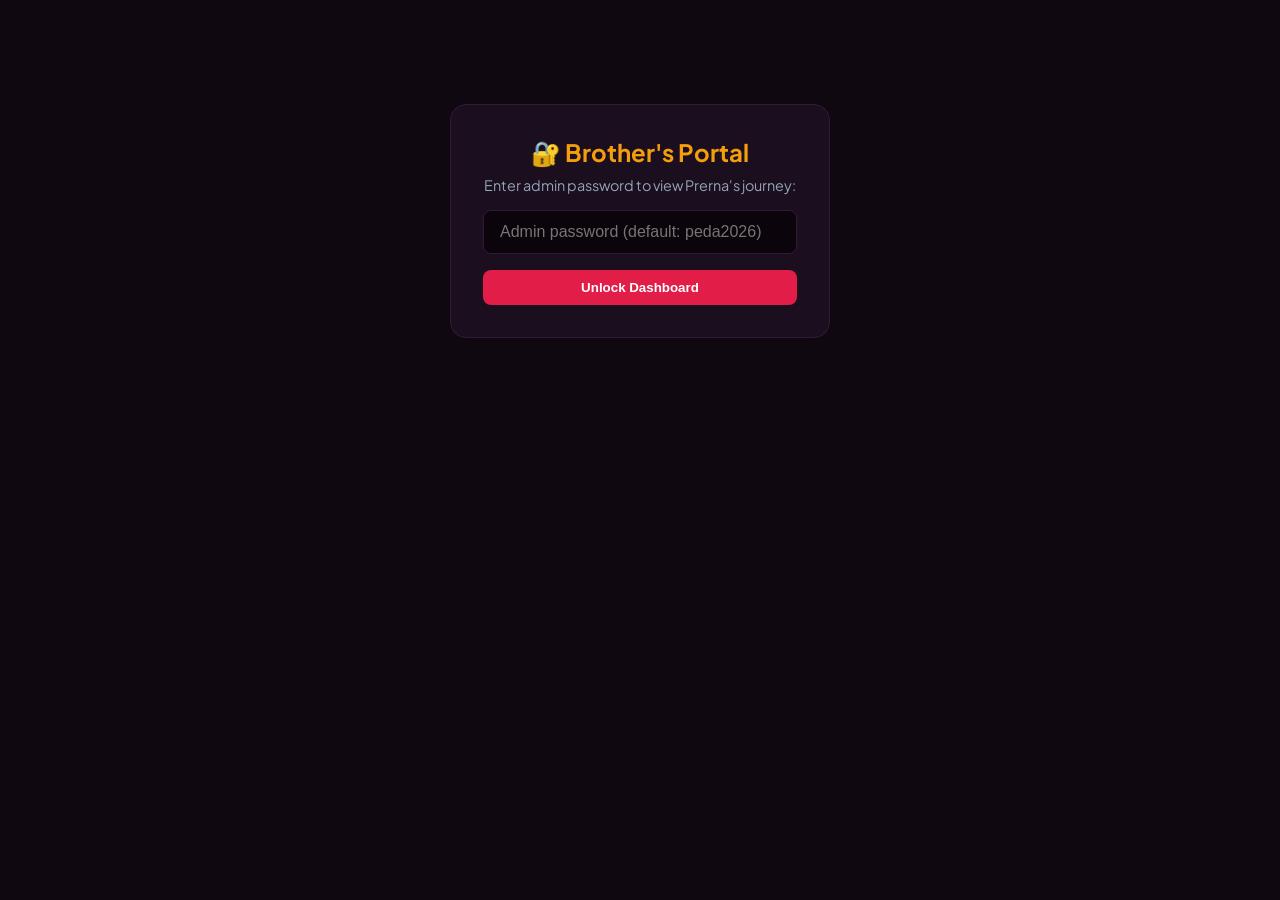
<file: dashboard/index.html>
<!DOCTYPE html>
<html lang="en">
<head>
  <meta charset="UTF-8">
  <meta name="viewport" content="width=device-width, initial-scale=1.0">
  <title>Prakhar's Admin Dashboard • Prerna's Rakhi Journey</title>
  <link rel="preconnect" href="https://fonts.googleapis.com">
  <link rel="preconnect" href="https://fonts.gstatic.com" crossorigin>
  <link href="https://fonts.googleapis.com/css2?family=Outfit:wght@400;500;600;700&family=Plus+Jakarta+Sans:wght@400;500;600;700&display=swap" rel="stylesheet">
  <style>
    :root {
      --bg: #0F0811;
      --card-bg: #1B0E1E;
      --accent: #E11D48;
      --gold: #F59E0B;
      --text: #F8FAFC;
      --text-muted: #94A3B8;
      --border: #331A38;
      --green: #10B981;
    }
    * { box-sizing: border-box; margin: 0; padding: 0; }
    body {
      background: var(--bg);
      color: var(--text);
      font-family: 'Plus Jakarta Sans', sans-serif;
      min-height: 100vh;
      padding: 24px;
    }
    .container { max-width: 1100px; margin: 0 auto; }
    .header { display: flex; justify-content: space-between; align-items: center; margin-bottom: 28px; border-bottom: 1px solid var(--border); padding-bottom: 16px; }
    .header h1 { font-family: 'Outfit', sans-serif; font-size: 1.6rem; color: var(--gold); }
    .btn { background: var(--accent); color: #fff; border: none; padding: 10px 20px; border-radius: 8px; font-weight: 600; cursor: pointer; transition: 0.2s; }
    .btn:hover { background: #BE123C; }
    .stats-grid { display: grid; grid-template-columns: repeat(auto-fit, minmax(200px, 1fr)); gap: 16px; margin-bottom: 28px; }
    .stat-card { background: var(--card-bg); border: 1px solid var(--border); border-radius: 14px; padding: 20px; text-align: center; }
    .stat-val { font-size: 2.2rem; font-weight: 700; color: var(--gold); margin-bottom: 4px; font-family: 'Outfit', sans-serif; }
    .stat-lbl { font-size: 0.82rem; color: var(--text-muted); text-transform: uppercase; font-weight: 700; }
    .panel { background: var(--card-bg); border: 1px solid var(--border); border-radius: 16px; padding: 24px; margin-bottom: 24px; }
    .panel h2 { font-size: 1.25rem; margin-bottom: 16px; color: var(--text); }
    table { width: 100%; border-collapse: collapse; text-align: left; }
    th, td { padding: 12px 14px; border-bottom: 1px solid var(--border); font-size: 0.9rem; }
    th { color: var(--text-muted); font-weight: 600; }
    .badge { padding: 4px 10px; border-radius: 999px; font-size: 0.75rem; font-weight: 700; }
    .badge-success { background: rgba(16, 185, 129, 0.2); color: var(--green); }
    .badge-pending { background: rgba(245, 158, 11, 0.2); color: var(--gold); }
    .clickable-row { cursor: pointer; transition: background 0.15s; }
    .clickable-row:hover { background: rgba(225, 29, 72, 0.08); }
    .login-box { max-width: 380px; margin: 80px auto; background: var(--card-bg); border: 1px solid var(--border); padding: 32px; border-radius: 16px; text-align: center; }
    .login-input { width: 100%; padding: 12px 16px; background: #0B040B; border: 1px solid var(--border); border-radius: 8px; color: #fff; margin: 16px 0; font-size: 1rem; }
    .modal { position: fixed; inset: 0; background: rgba(0,0,0,0.8); display: flex; align-items: center; justify-content: center; z-index: 100; padding: 20px; }
    .modal-content { background: var(--card-bg); border: 1px solid var(--border); border-radius: 18px; width: min(100%, 750px); max-height: 85vh; overflow-y: auto; padding: 28px; position: relative; }
    .close-btn { position: absolute; top: 16px; right: 16px; background: none; border: none; color: var(--text-muted); font-size: 1.4rem; cursor: pointer; }
    .qa-card { background: #120714; border: 1px solid var(--border); border-radius: 10px; padding: 14px 16px; margin-bottom: 12px; }
    .qa-q { font-weight: 700; color: var(--gold); font-size: 0.95rem; margin-bottom: 4px; }
    .qa-a { font-size: 1.05rem; color: #fff; }
    .qa-time { font-size: 0.75rem; color: var(--text-muted); margin-top: 4px; text-align: right; }
  </style>
</head>
<body>

  <div id="login-section" class="login-box">
    <h2 style="color: var(--gold); margin-bottom: 8px;">🔐 Brother's Portal</h2>
    <p style="color: var(--text-muted); font-size: 0.9rem;">Enter admin password to view Prerna's journey:</p>
    <input type="password" id="admin-pass" class="login-input" placeholder="Admin password (default: peda2026)">
    <button id="btn-login" class="btn" style="width: 100%;">Unlock Dashboard</button>
    <p id="login-error" style="color: #F87171; font-size: 0.85rem; margin-top: 12px; display: none;">Invalid password!</p>
  </div>

  <div id="dashboard-section" class="container" style="display: none;">
    <div class="header">
      <div>
        <h1>🌸 Prerna's Rakhi Journey • Live Insights</h1>
        <p style="color: var(--text-muted); font-size: 0.85rem;">Monitored live from FastAPI Backend</p>
      </div>
      <div>
        <button id="btn-refresh" class="btn" style="background: #334155; margin-right: 8px;">Refresh</button>
        <button id="btn-logout" class="btn">Logout</button>
      </div>
    </div>

    <!-- Stats Summary Cards -->
    <div class="stats-grid">
      <div class="stat-card"><div class="stat-val" id="stat-visitors">0</div><div class="stat-lbl">Total Visitors</div></div>
      <div class="stat-card"><div class="stat-val" id="stat-completed" style="color: var(--green);">0</div><div class="stat-lbl">Completed</div></div>
      <div class="stat-card"><div class="stat-val" id="stat-progress">0</div><div class="stat-lbl">In Progress</div></div>
      <div class="stat-card"><div class="stat-val" id="stat-answers">0</div><div class="stat-lbl">Total Milestones & Answers</div></div>
    </div>

    <!-- Sessions List -->
    <div class="panel">
      <h2>Prerna's Interactive Sessions</h2>
      <table>
        <thead>
          <tr>
            <th>Session ID</th>
            <th>Started At</th>
            <th>Status</th>
            <th>Milestones & Answers</th>
            <th>Completed At</th>
          </tr>
        </thead>
        <tbody id="sessions-tbody">
          <tr><td colspan="5" style="text-align: center; color: var(--text-muted);">Loading sessions...</td></tr>
        </tbody>
      </table>
    </div>
  </div>

  <!-- Session Detail Modal -->
  <div id="detail-modal" class="modal" style="display: none;">
    <div class="modal-content">
      <button class="close-btn" id="btn-close-modal">✕</button>
      <h2 id="modal-title" style="color: var(--gold); margin-bottom: 4px;">Session Details</h2>
      <p id="modal-sub" style="color: var(--text-muted); font-size: 0.85rem; margin-bottom: 20px;">Detailed Q&A & Milestone Timeline:</p>
      <div id="qa-container"></div>
    </div>
  </div>

  <script>
    const API_BASE = (window.location.hostname === 'localhost' || window.location.hostname === '127.0.0.1')
      ? 'http://localhost:8000'
      : 'https://rakhi-surprise-api.onrender.com';

    let authToken = sessionStorage.getItem('admin_token');

    const loginSection = document.getElementById('login-section');
    const dashboardSection = document.getElementById('dashboard-section');
    const btnLogin = document.getElementById('btn-login');
    const adminPassInput = document.getElementById('admin-pass');
    const loginError = document.getElementById('login-error');
    const btnLogout = document.getElementById('btn-logout');
    const btnRefresh = document.getElementById('btn-refresh');
    const detailModal = document.getElementById('detail-modal');
    const btnCloseModal = document.getElementById('btn-close-modal');

    async function checkAuthAndLoad() {
      if (authToken) {
        loginSection.style.display = 'none';
        dashboardSection.style.display = 'block';
        loadDashboardData();
      } else {
        loginSection.style.display = 'block';
        dashboardSection.style.display = 'none';
      }
    }

    async function handleLogin() {
      const pass = adminPassInput.value.trim();
      try {
        const res = await fetch(`${API_BASE}/api/admin/login`, {
          method: 'POST',
          headers: { 'Content-Type': 'application/json' },
          body: JSON.stringify({ password: pass })
        });
        if (res.ok) {
          const data = await res.json();
          authToken = data.token || 'admin-session-authenticated';
          sessionStorage.setItem('admin_token', authToken);
          loginError.style.display = 'none';
          checkAuthAndLoad();
        } else {
          loginError.style.display = 'block';
        }
      } catch (e) {
        loginError.textContent = "Cannot connect to backend server. Make sure backend is running!";
        loginError.style.display = 'block';
      }
    }

    async function loadDashboardData() {
      try {
        const res = await fetch(`${API_BASE}/api/admin/sessions`, {
          headers: { 'Authorization': `Bearer ${authToken}` }
        });
        if (!res.ok) {
          if (res.status === 401) {
            authToken = null;
            sessionStorage.removeItem('admin_token');
            checkAuthAndLoad();
          }
          return;
        }
        const data = await res.json();

        document.getElementById('stat-visitors').textContent = data.stats.total_visitors;
        document.getElementById('stat-completed').textContent = data.stats.completed;
        document.getElementById('stat-progress').textContent = data.stats.in_progress;
        document.getElementById('stat-answers').textContent = data.stats.total_answers;

        const tbody = document.getElementById('sessions-tbody');
        tbody.innerHTML = '';
        if (data.sessions.length === 0) {
          tbody.innerHTML = '<tr><td colspan="5" style="text-align: center; color: var(--text-muted);">No sessions recorded yet. Waiting for Prerna to open the site!</td></tr>';
          return;
        }

        data.sessions.forEach(s => {
          const tr = document.createElement('tr');
          tr.className = 'clickable-row';
          const startTime = new Date(s.started_at).toLocaleString();
          const completeTime = s.completed_at ? new Date(s.completed_at).toLocaleString() : '—';
          const statusBadge = s.is_completed
            ? '<span class="badge badge-success">Completed ✨</span>'
            : '<span class="badge badge-pending">In Progress ⏳</span>';

          tr.innerHTML = `
            <td><strong>${s.id.substring(0, 12)}...</strong></td>
            <td>${startTime}</td>
            <td>${statusBadge}</td>
            <td><strong>${s.answers_count}</strong> items</td>
            <td>${completeTime}</td>
          `;
          tr.onclick = () => openSessionDetail(s.id);
          tbody.appendChild(tr);
        });

      } catch (e) {
        console.error(e);
      }
    }

    async function openSessionDetail(sessionId) {
      try {
        const res = await fetch(`${API_BASE}/api/admin/session/${sessionId}`, {
          headers: { 'Authorization': `Bearer ${authToken}` }
        });
        if (!res.ok) return;
        const data = await res.json();

        document.getElementById('modal-title').textContent = `Session: ${sessionId}`;
        document.getElementById('modal-sub').textContent = `Started: ${new Date(data.started_at).toLocaleString()} | Status: ${data.is_completed ? 'Completed' : 'In Progress'}`;

        const container = document.getElementById('qa-container');
        container.innerHTML = '';

        if (data.milestones && data.milestones.length > 0) {
          const mWrap = document.createElement('div');
          mWrap.style.marginBottom = '18px';
          mWrap.innerHTML = '<h3 style="color: var(--gold); font-size: 0.95rem; margin-bottom: 8px;">🚩 Reached Milestones:</h3>';
          const mList = document.createElement('div');
          mList.style.display = 'flex';
          mList.style.flexWrap = 'wrap';
          mList.style.gap = '6px';
          data.milestones.forEach(m => {
            const mBadge = document.createElement('span');
            mBadge.className = 'badge badge-success';
            mBadge.textContent = '✨ ' + m.milestone.replace(/_/g, ' ');
            mList.appendChild(mBadge);
          });
          mWrap.appendChild(mList);
          container.appendChild(mWrap);
        }

        if (data.answers.length === 0) {
          container.innerHTML += '<p style="color: var(--text-muted);">No answers submitted in this session yet.</p>';
        } else {
          const qHeader = document.createElement('h3');
          qHeader.style.color = 'var(--gold)';
          qHeader.style.fontSize = '0.95rem';
          qHeader.style.marginBottom = '8px';
          qHeader.textContent = '📝 Q&A Responses:';
          container.appendChild(qHeader);

          data.answers.forEach(a => {
            const card = document.createElement('div');
            card.className = 'qa-card';
            card.innerHTML = `
              <div class="qa-q">${a.question_text}</div>
              <div class="qa-a">"${a.answer}"</div>
              <div class="qa-time">${new Date(a.created_at).toLocaleTimeString()}</div>
            `;
            container.appendChild(card);
          });
        }
        detailModal.style.display = 'flex';
      } catch (e) {
        console.error(e);
      }
    }

    btnLogin.onclick = handleLogin;
    adminPassInput.onkeydown = (e) => { if (e.key === 'Enter') handleLogin(); };
    btnLogout.onclick = () => {
      authToken = null;
      sessionStorage.removeItem('admin_token');
      checkAuthAndLoad();
    };
    btnRefresh.onclick = loadDashboardData;
    btnCloseModal.onclick = () => { detailModal.style.display = 'none'; };
    window.onclick = (e) => { if (e.target === detailModal) detailModal.style.display = 'none'; };

    checkAuthAndLoad();
  </script>
</body>
</html>
</file>
<file: style.css>
/* ==========================================================================
   RAKHI SURPRISE STORY • UPGRADED 27-SCENE INTERACTIVE CINEMATIC EXPERIENCE
   Dedicated to Prerna (Peda) • Crafted with love by Prakhar
   ========================================================================== */

/* --- 1. CSS Variables & Design Tokens --- */
:root {
  --color-bg-main: #FFFDF9;
  --color-bg-cream: #FAF5EE;
  --color-dark-burgundy: #1B0C15;
  --color-dark-surface: #12070E;
  
  --color-pink-soft: #FCE7F3;
  --color-pink-mid: #F472B6;
  --color-pink-deep: #DB2777;
  --color-rose-dark: #881337;
  --color-rose-vivid: #E11D48;
  
  --color-peach: #FFEDD5;
  --color-lavender: #EDE9FE;
  --color-gold-light: #FEF3C7;
  --color-gold-main: #F59E0B;
  --color-gold-deep: #B45309;
  
  --color-text-main: #2D1822;
  --color-text-muted: #5E3A4B;
  --color-text-light: #8C6A7B;

  --font-primary: 'Outfit', -apple-system, BlinkMacSystemFont, 'Segoe UI', Roboto, sans-serif;
  --font-body: 'Plus Jakarta Sans', sans-serif;
  --font-heading: 'Playfair Display', Georgia, serif;
  --font-handwriting: 'Caveat', 'Marck Script', cursive;
  --font-devanagari: 'Rozha One', 'Yatra One', serif;

  --glass-bg: rgba(255, 255, 255, 0.92);
  --glass-border: rgba(254, 205, 211, 0.65);
  --glass-shadow: 0 20px 50px rgba(136, 19, 55, 0.08), 0 4px 12px rgba(0, 0, 0, 0.03);
  --glass-shadow-hover: 0 26px 60px rgba(136, 19, 55, 0.16);

  --ease-spring: cubic-bezier(0.34, 1.56, 0.64, 1);
  --ease-smooth: cubic-bezier(0.16, 1, 0.3, 1);
  --transition-fast: 0.22s cubic-bezier(0.4, 0, 0.2, 1);
}

/* --- 2. Reset & Global Styles --- */
*, *::before, *::after {
  box-sizing: border-box;
  margin: 0;
  padding: 0;
  -webkit-tap-highlight-color: transparent;
}

html, body {
  width: 100%;
  min-height: 100%;
  overflow-x: hidden;
  background-color: var(--color-bg-main);
  color: var(--color-text-main);
  font-family: var(--font-primary);
  line-height: 1.5;
  -webkit-font-smoothing: antialiased;
  -moz-osx-font-smoothing: grayscale;
}

body::before {
  content: '';
  position: fixed;
  inset: 0;
  background: 
    radial-gradient(circle at 15% 20%, rgba(252, 231, 243, 0.7) 0%, transparent 45%),
    radial-gradient(circle at 85% 30%, rgba(254, 243, 199, 0.6) 0%, transparent 50%),
    radial-gradient(circle at 50% 80%, rgba(237, 233, 254, 0.6) 0%, transparent 55%),
    radial-gradient(circle at 80% 85%, rgba(255, 237, 213, 0.55) 0%, transparent 40%);
  pointer-events: none;
  z-index: 0;
}

/* --- 3. Interactive Canvas Layers --- */
#bg-canvas,
#fireworks-canvas,
#confetti-canvas,
#hearts-canvas,
#sparkle-cursor-canvas {
  position: fixed;
  inset: 0;
  width: 100%;
  height: 100%;
  pointer-events: none;
}

#bg-canvas { z-index: 1; }
#fireworks-canvas { z-index: 97; }
#sparkle-cursor-canvas { z-index: 98; }
#hearts-canvas { z-index: 99; }
#confetti-canvas { z-index: 100; }

/* --- 4. Top Minimalist Story Bar --- */
.top-story-bar {
  position: fixed;
  top: 0;
  left: 0;
  right: 0;
  height: 62px;
  padding: 0 20px;
  display: flex;
  align-items: center;
  justify-content: space-between;
  z-index: 80;
  backdrop-filter: blur(16px);
  -webkit-backdrop-filter: blur(16px);
  background: rgba(255, 253, 249, 0.85);
  border-bottom: 1px solid rgba(254, 205, 211, 0.45);
}

.top-bar-left {
  display: flex;
  align-items: center;
  gap: 8px;
}

.brand-chip {
  display: inline-flex;
  align-items: center;
  gap: 6px;
  background: rgba(255, 255, 255, 0.95);
  padding: 6px 14px;
  border-radius: 999px;
  border: 1px solid rgba(225, 29, 72, 0.15);
  box-shadow: 0 2px 8px rgba(225, 29, 72, 0.05);
}

.brand-icon { font-size: 1rem; }
.brand-text {
  font-family: var(--font-primary);
  font-size: 0.85rem;
  font-weight: 700;
  color: var(--color-rose-dark);
}

.achievement-pill {
  display: inline-flex;
  align-items: center;
  gap: 4px;
  background: #FEF3C7;
  border: 1px solid #F59E0B;
  padding: 5px 10px;
  border-radius: 999px;
  font-size: 0.78rem;
  font-weight: 800;
  color: #B45309;
}

.story-progress-indicator {
  display: flex;
  flex-direction: column;
  align-items: center;
  gap: 4px;
  max-width: 380px;
  width: 100%;
  margin: 0 12px;
}

.progress-track {
  width: 100%;
  height: 4px;
  background: rgba(225, 29, 72, 0.1);
  border-radius: 999px;
  overflow: hidden;
}

.progress-bar-fill {
  width: 3.7%;
  height: 100%;
  background: linear-gradient(90deg, #F472B6 0%, #E11D48 50%, #F59E0B 100%);
  border-radius: 999px;
  transition: width 0.45s var(--ease-smooth);
}

.progress-dots-row {
  display: flex;
  align-items: center;
  justify-content: space-between;
  width: 100%;
  gap: 1px;
}

.prog-dot {
  width: 4px;
  height: 4px;
  border-radius: 50%;
  background: rgba(136, 19, 55, 0.2);
  transition: all 0.3s ease;
}

.prog-dot.completed {
  background: var(--color-pink-deep);
}

.prog-dot.active {
  background: var(--color-gold-main);
  transform: scale(1.6);
  box-shadow: 0 0 6px rgba(245, 158, 11, 0.8);
}

.top-controls {
  display: flex;
  align-items: center;
  gap: 8px;
}

.control-pill-btn {
  background: rgba(255, 255, 255, 0.92);
  border: 1px solid rgba(225, 29, 72, 0.18);
  padding: 6px 12px;
  border-radius: 999px;
  font-size: 0.8rem;
  font-weight: 600;
  color: var(--color-rose-dark);
  cursor: pointer;
  display: inline-flex;
  align-items: center;
  gap: 5px;
  transition: all var(--transition-fast);
}

.control-pill-btn:hover {
  background: #FFFFFF;
  border-color: var(--color-pink-deep);
  transform: translateY(-1px);
}

.warning-pill {
  color: #B91C1C;
  border-color: rgba(254, 202, 202, 0.8);
}

/* --- 5. Achievement & Reaction Toast System --- */
.achievement-toast-container, .reaction-toast-container {
  position: fixed;
  top: 72px;
  right: 20px;
  z-index: 120;
  display: flex;
  flex-direction: column;
  gap: 10px;
  pointer-events: none;
}

.achievement-toast {
  background: rgba(18, 7, 14, 0.95);
  border: 2px solid #F59E0B;
  border-radius: 16px;
  padding: 12px 18px;
  color: #FFFFFF;
  box-shadow: 0 10px 30px rgba(0, 0, 0, 0.4), 0 0 20px rgba(245, 158, 11, 0.35);
  display: flex;
  align-items: center;
  gap: 12px;
  max-width: 320px;
  animation: toast-slide-in 0.5s var(--ease-spring) forwards;
}

.achievement-toast .ach-icon { font-size: 1.8rem; }
.achievement-toast .ach-title { font-size: 0.75rem; font-weight: 800; color: #F59E0B; text-transform: uppercase; }
.achievement-toast .ach-name { font-size: 0.95rem; font-weight: 700; color: #FFFFFF; }

.reaction-toast {
  background: #FFFFFF;
  border: 1.5px solid var(--color-pink-deep);
  border-radius: 999px;
  padding: 10px 20px;
  color: var(--color-rose-dark);
  font-weight: 700;
  font-size: 0.92rem;
  box-shadow: 0 8px 25px rgba(225, 29, 72, 0.2);
  animation: toast-slide-in 0.4s var(--ease-spring) forwards;
}

@keyframes toast-slide-in {
  from { opacity: 0; transform: translateX(50px) scale(0.9); }
  to { opacity: 1; transform: translateX(0) scale(1); }
}

/* --- 6. Main Story Viewport & Screens Architecture --- */
.story-viewport {
  position: relative;
  z-index: 10;
  width: 100%;
  min-height: 100vh;
  padding-top: 70px;
  display: flex;
  justify-content: center;
  align-items: center;
  padding-bottom: 40px;
}

.story-screen {
  display: none;
  opacity: 0;
  width: 100%;
  min-height: calc(100vh - 110px);
  padding: 16px;
  flex-direction: column;
  justify-content: center;
  align-items: center;
}

.story-screen.active {
  display: flex;
  opacity: 1;
  animation: screen-fade-in 0.5s var(--ease-smooth) forwards;
}

.story-screen.slide-in-right {
  animation: screen-slide-right 0.5s var(--ease-smooth) forwards;
}

.story-screen.slide-in-left {
  animation: screen-slide-left 0.5s var(--ease-smooth) forwards;
}

.dark-scene {
  background: radial-gradient(circle at 50% 50%, #1B0C15 0%, #0F050C 100%);
  color: #FFFFFF;
}

@keyframes screen-fade-in {
  from { opacity: 0; transform: scale(0.96) translateY(12px); }
  to { opacity: 1; transform: scale(1) translateY(0); }
}

@keyframes screen-slide-right {
  from { opacity: 0; transform: translateX(40px) scale(0.97); }
  to { opacity: 1; transform: translateX(0) scale(1); }
}

@keyframes screen-slide-left {
  from { opacity: 0; transform: translateX(-40px) scale(0.97); }
  to { opacity: 1; transform: translateX(0) scale(1); }
}

/* --- 7. Reusable Card & Header Styles --- */
.screen-box {
  width: min(100%, 740px);
  margin: 0 auto;
  position: relative;
  text-align: center;
}

.glass-card {
  background: var(--glass-bg);
  backdrop-filter: blur(18px);
  -webkit-backdrop-filter: blur(18px);
  border: 1.5px solid var(--glass-border);
  border-radius: 28px;
  padding: clamp(24px, 5vw, 40px) clamp(16px, 4vw, 32px);
  box-shadow: var(--glass-shadow);
  position: relative;
  overflow: hidden;
}

.screen-badge {
  display: inline-flex;
  align-items: center;
  gap: 6px;
  padding: 6px 16px;
  border-radius: 999px;
  background: rgba(255, 255, 255, 0.95);
  border: 1px solid rgba(225, 29, 72, 0.18);
  color: var(--color-rose-dark);
  font-size: 0.82rem;
  font-weight: 700;
  letter-spacing: 0.4px;
  margin-bottom: 16px;
  box-shadow: 0 4px 12px rgba(225, 29, 72, 0.06);
}

.glow-badge {
  background: rgba(245, 158, 11, 0.15);
  border-color: rgba(245, 158, 11, 0.45);
  color: #FDE68A;
  box-shadow: 0 0 16px rgba(245, 158, 11, 0.25);
}

.tech-badge {
  background: rgba(52, 211, 153, 0.12);
  border-color: rgba(52, 211, 153, 0.4);
  color: #34D399;
  font-family: monospace;
  letter-spacing: 1px;
}

.warning-badge {
  background: rgba(239, 68, 68, 0.15);
  border-color: rgba(239, 68, 68, 0.4);
  color: #F87171;
}

.scene-title {
  font-size: clamp(1.8rem, 5vw, 2.5rem);
  font-weight: 700;
  color: var(--color-rose-dark);
  margin-bottom: 6px;
  line-height: 1.25;
}

.dark-scene .scene-title {
  color: #FDE68A;
}

.scene-subtitle {
  font-size: 0.98rem;
  color: var(--color-text-muted);
  margin-bottom: 20px;
  font-weight: 500;
}

.handwriting { font-family: var(--font-handwriting); }
.devanagari-font { font-family: var(--font-devanagari); }

/* --- 8. Buttons Design System --- */
.btn-primary-glow {
  position: relative;
  display: inline-flex;
  align-items: center;
  justify-content: center;
  background: linear-gradient(135deg, #E11D48 0%, #DB2777 50%, #9333EA 100%);
  color: #FFFFFF;
  font-family: var(--font-primary);
  font-size: 1.05rem;
  font-weight: 600;
  padding: 14px 34px;
  border-radius: 999px;
  border: none;
  cursor: pointer;
  box-shadow: 0 12px 30px rgba(225, 29, 72, 0.35), 0 0 0 1px rgba(255, 255, 255, 0.25) inset;
  overflow: hidden;
  transition: transform var(--transition-fast), box-shadow var(--transition-fast);
  text-decoration: none;
}

.btn-primary-glow:hover {
  transform: translateY(-2px) scale(1.02);
  box-shadow: 0 16px 38px rgba(225, 29, 72, 0.45);
}

.btn-primary-glow:active {
  transform: translateY(1px) scale(0.98);
}

.btn-shine {
  position: absolute;
  top: 0;
  left: -100%;
  width: 60%;
  height: 100%;
  background: linear-gradient(90deg, transparent, rgba(255, 255, 255, 0.35), transparent);
  transform: skewX(-25deg);
  animation: shine-sweep 3.5s infinite ease-in-out;
}

.btn-content {
  position: relative;
  z-index: 2;
  display: inline-flex;
  align-items: center;
  gap: 8px;
}

.btn-grand-gold {
  position: relative;
  display: inline-flex;
  align-items: center;
  justify-content: center;
  background: linear-gradient(135deg, #F59E0B 0%, #D97706 50%, #B45309 100%);
  color: #FFFFFF;
  font-family: var(--font-primary);
  font-size: 1.1rem;
  font-weight: 700;
  padding: 15px 36px;
  border-radius: 999px;
  border: 2px solid #FDE68A;
  cursor: pointer;
  box-shadow: 0 15px 35px rgba(217, 119, 6, 0.4), 0 0 25px rgba(251, 191, 36, 0.35);
  overflow: hidden;
  transition: transform var(--transition-fast), box-shadow var(--transition-fast);
}

.btn-grand-gold:hover {
  transform: translateY(-2px) scale(1.03);
  box-shadow: 0 20px 45px rgba(217, 119, 6, 0.5);
}

.btn-secondary-pill {
  background: rgba(255, 255, 255, 0.95);
  border: 1px solid rgba(225, 29, 72, 0.2);
  color: var(--color-rose-dark);
  font-family: var(--font-primary);
  font-weight: 600;
  font-size: 0.92rem;
  padding: 10px 20px;
  border-radius: 999px;
  cursor: pointer;
  box-shadow: 0 4px 14px rgba(225, 29, 72, 0.08);
  transition: all var(--transition-fast);
}

.btn-secondary-pill:hover {
  background: #FFFFFF;
  border-color: var(--color-pink-deep);
  transform: translateY(-2px);
}

.screen-action-wrap {
  margin-top: 24px;
  display: flex;
  justify-content: center;
  align-items: center;
  gap: 12px;
}

/* --- 9. SCENE 01: PHYSICAL WAX SEAL SWIPE/DRAG ENVELOPE --- */
.envelope-drag-stage {
  margin: 30px auto;
  max-width: 440px;
  perspective: 1000px;
}

.interactive-envelope-body {
  position: relative;
  width: 100%;
  height: 220px;
  background: linear-gradient(135deg, #FFE4E6 0%, #FECDD3 100%);
  border: 2px solid rgba(225, 29, 72, 0.3);
  border-radius: 20px;
  box-shadow: 0 20px 50px rgba(0, 0, 0, 0.4);
  display: flex;
  align-items: center;
  justify-content: center;
  overflow: hidden;
}

.env-front-crease {
  position: absolute;
  top: 0;
  left: 0;
  right: 0;
  height: 0;
  border-top: 110px solid #FDA4AF;
  border-left: 220px solid transparent;
  border-right: 220px solid transparent;
  z-index: 1;
}

.seal-track {
  position: relative;
  z-index: 10;
  width: 85%;
  height: 64px;
  background: rgba(18, 7, 14, 0.6);
  border: 2px dashed rgba(245, 158, 11, 0.6);
  border-radius: 999px;
  display: flex;
  align-items: center;
  padding: 4px;
  user-select: none;
  touch-action: none;
}

.seal-track-hint {
  position: absolute;
  inset: 0;
  display: flex;
  align-items: center;
  justify-content: center;
  gap: 8px;
  color: #FDE68A;
  font-size: 0.85rem;
  font-weight: 700;
  pointer-events: none;
}

.seal-drag-handle {
  width: 56px;
  height: 56px;
  border-radius: 50%;
  background: radial-gradient(circle, #E11D48 0%, #9F1239 100%);
  border: 2px solid #FDE68A;
  box-shadow: 0 6px 20px rgba(225, 29, 72, 0.6), 0 0 15px rgba(245, 158, 11, 0.6);
  display: flex;
  align-items: center;
  justify-content: center;
  color: #FFFFFF;
  font-family: var(--font-handwriting);
  font-size: 1.4rem;
  font-weight: 700;
  cursor: grab;
  position: relative;
  z-index: 15;
  touch-action: none;
}

.seal-drag-handle:active { cursor: grabbing; transform: scale(1.08); }
.seal-feedback-hint { color: #FCE7F3; font-size: 0.85rem; margin-top: 12px; font-style: italic; }

/* --- 10. SCENE 02: SIBLING SECURITY SYSTEM --- */
.futuristic-scanner-card {
  background: rgba(18, 7, 14, 0.95);
  border: 1.5px solid rgba(52, 211, 153, 0.35);
  border-radius: 28px;
  padding: 36px 24px;
  box-shadow: 0 20px 60px rgba(0, 0, 0, 0.6), 0 0 30px rgba(52, 211, 153, 0.15);
}

.terminal-input-group { margin-bottom: 16px; text-align: left; max-width: 440px; margin-left: auto; margin-right: auto; }
.terminal-label { display: block; font-family: monospace; font-size: 0.85rem; color: #34D399; margin-bottom: 6px; }
.tech-input { width: 100%; padding: 12px 16px; border-radius: 12px; background: rgba(15, 23, 42, 0.85); border: 2px solid rgba(52, 211, 153, 0.4); color: #34D399; font-family: monospace; font-size: 1rem; }
.tech-input:focus { outline: none; border-color: #34D399; box-shadow: 0 0 15px rgba(52, 211, 153, 0.35); }

.scanning-terminal-box {
  position: relative;
  background: #0B0409;
  border: 1px solid rgba(52, 211, 153, 0.25);
  border-radius: 14px;
  padding: 18px;
  color: #34D399;
  font-family: monospace;
  font-size: 0.92rem;
  margin: 18px auto;
  max-width: 440px;
  overflow: hidden;
}

.scan-laser-line {
  position: absolute;
  top: 0;
  left: 0;
  right: 0;
  height: 2px;
  background: #34D399;
  box-shadow: 0 0 12px #34D399;
  animation: laser-sweep 1.5s infinite ease-in-out;
}

@keyframes laser-sweep {
  0% { top: 0; }
  50% { top: 100%; }
  100% { top: 0; }
}

.scan-progress-bar { width: 100%; height: 8px; background: rgba(255, 255, 255, 0.12); border-radius: 999px; margin-top: 8px; overflow: hidden; }
.scan-bar-fill { width: 0%; height: 100%; background: #34D399; border-radius: 999px; transition: width 1.2s ease-in-out; }

.identity-card-badge {
  background: #0F050D;
  border: 2px solid #34D399;
  border-radius: 18px;
  padding: 20px;
  max-width: 380px;
  margin: 18px auto;
  text-align: left;
  font-family: monospace;
  box-shadow: 0 0 25px rgba(52, 211, 153, 0.25);
}

.id-header { font-weight: 800; color: #34D399; text-align: center; font-size: 1.1rem; margin-bottom: 12px; }
.id-row { display: flex; justify-content: space-between; padding: 4px 0; color: #E2E8F0; font-size: 0.95rem; }
.text-green { color: #34D399; }
.id-footer { text-align: center; font-size: 1.5rem; color: #FDE68A; margin-top: 14px; }

/* --- 11. SCENE 03: LIGHT THE DIYAS IN DARK ROOM --- */
.festive-dark-room {
  position: relative;
  transition: background 1.2s ease;
}

.festive-dark-room.room-illuminated {
  background: radial-gradient(circle at 50% 50%, #3B1224 0%, #15050F 100%);
}

.diya-counter-badge {
  display: inline-block;
  background: rgba(245, 158, 11, 0.15);
  border: 1px solid #F59E0B;
  color: #FDE68A;
  padding: 4px 16px;
  border-radius: 999px;
  font-size: 0.9rem;
  font-weight: 700;
  margin-bottom: 16px;
}

.festive-interactive-stage {
  position: relative;
  width: min(92vw, 540px);
  height: 280px;
  background: rgba(0, 0, 0, 0.4);
  border: 1.5px solid rgba(245, 158, 11, 0.25);
  border-radius: 24px;
  margin: 0 auto 16px;
  overflow: hidden;
}

.room-decorations-layer {
  position: absolute;
  inset: 0;
  opacity: 0.2;
  transition: opacity 1.2s ease;
  pointer-events: none;
}

.festive-dark-room.room-illuminated .room-decorations-layer { opacity: 1; }
.garland-decor { position: absolute; font-size: 1.4rem; letter-spacing: 4px; }
.g-1 { top: 8px; left: 10px; }
.g-2 { bottom: 8px; right: 10px; }

.interactive-diya-btn {
  position: absolute;
  background: none;
  border: none;
  cursor: pointer;
  display: flex;
  flex-direction: column;
  align-items: center;
  font-size: 2.2rem;
  transition: transform var(--transition-fast);
}

.interactive-diya-btn:hover { transform: scale(1.18); }
.diya-flame { font-size: 1.4rem; opacity: 0; filter: drop-shadow(0 0 12px rgba(245, 158, 11, 0.9)); transition: opacity 0.4s ease, transform 0.4s var(--ease-spring); }
.interactive-diya-btn.lit .diya-flame { opacity: 1; animation: flame-flicker 1.2s infinite alternate; }
.interactive-diya-btn.lit { filter: drop-shadow(0 0 20px rgba(245, 158, 11, 0.8)); }

@keyframes flame-flicker {
  0% { transform: scale(1) translateY(0); }
  50% { transform: scale(1.12) translateY(-2px); }
  100% { transform: scale(0.95) translateY(1px); }
}

.diya-success-msg { font-size: 1.35rem; color: #FDE68A; font-weight: 700; }

/* --- 12. SCENE 04: FIND THE HIDDEN RAKHI --- */
.hidden-search-stage {
  position: relative;
  width: min(92vw, 540px);
  height: 280px;
  background: radial-gradient(circle, #FFFDF9 0%, #FEF3C7 100%);
  border: 2px dashed rgba(225, 29, 72, 0.25);
  border-radius: 24px;
  margin: 16px auto;
  overflow: hidden;
}

.search-item-dec {
  position: absolute;
  font-size: 2.5rem;
  cursor: pointer;
  transition: transform 0.2s var(--ease-spring);
}

.search-item-dec:hover { transform: scale(1.2) rotate(8deg); }

.hidden-target-rakhi {
  position: absolute;
  top: 14%;
  right: 23%;
  z-index: 5;
  font-size: 2.8rem;
  cursor: pointer;
  animation: pulse-subtle 2s infinite ease-in-out;
}

.secret-rakhi-sparkle { position: absolute; top: -6px; right: -6px; font-size: 1.2rem; }
.rakhi-found-title { font-size: 2.2rem; color: var(--color-pink-deep); }
.rakhi-found-sub { font-size: 1rem; color: var(--color-rose-dark); font-weight: 700; }

/* --- 13. SCENE 05: 9-PIECE PHOTO JIGSAW PUZZLE --- */
.puzzle-board-container {
  width: 300px;
  height: 300px;
  margin: 16px auto;
  perspective: 800px;
}

.puzzle-grid-9 {
  display: grid;
  grid-template-columns: repeat(3, 1fr);
  grid-template-rows: repeat(3, 1fr);
  width: 100%;
  height: 100%;
  gap: 3px;
  background: #1B0C15;
  padding: 3px;
  border-radius: 16px;
  box-shadow: 0 15px 40px rgba(0, 0, 0, 0.15);
}

.puzzle-tile {
  position: relative;
  width: 100%;
  height: 100%;
  background-image: url('assets/prerna-1.jpg');
  background-size: 300px 300px;
  background-repeat: no-repeat;
  border-radius: 6px;
  cursor: pointer;
  transition: transform 0.2s ease, box-shadow 0.2s ease;
}

.puzzle-tile:hover { transform: scale(1.04); z-index: 5; box-shadow: 0 4px 12px rgba(0,0,0,0.3); }
.puzzle-tile.selected { border: 2.5px solid #F59E0B; transform: scale(1.08); z-index: 10; box-shadow: 0 0 15px #F59E0B; }

.puzzle-controls-row { display: flex; align-items: center; justify-content: center; gap: 16px; margin-top: 12px; }
.puzzle-moves-counter { font-size: 0.9rem; font-weight: 700; color: var(--color-text-muted); }
.solved-camera-flash { font-size: 2.8rem; }
.solved-caption-title { font-size: 1.8rem; color: var(--color-rose-dark); }
.solved-caption-text { font-size: 1.1rem; color: var(--color-text-muted); font-style: italic; }

/* --- 14. SCENE 06: DIGITAL SCRATCH CARD --- */
.scratch-card-wrapper {
  position: relative;
  width: min(92vw, 400px);
  height: 240px;
  margin: 16px auto;
  border-radius: 20px;
  overflow: hidden;
  box-shadow: 0 15px 40px rgba(0, 0, 0, 0.15);
}

.scratch-hidden-content {
  position: absolute;
  inset: 0;
  background: linear-gradient(135deg, #FEF3C7 0%, #FDE68A 100%);
  border: 2px solid #F59E0B;
  border-radius: 20px;
  display: flex;
  flex-direction: column;
  align-items: center;
  justify-content: center;
  padding: 20px;
  text-align: center;
  z-index: 1;
}

.scratch-gold-icon { font-size: 2.5rem; margin-bottom: 8px; }
.scratch-revealed-text { font-size: 1.6rem; color: #881337; font-weight: 700; line-height: 1.3; }
.scratch-revealed-sub { font-size: 0.95rem; color: #B45309; font-weight: 600; margin-top: 4px; }

.scratch-canvas {
  position: absolute;
  inset: 0;
  width: 100%;
  height: 100%;
  z-index: 2;
  cursor: crosshair;
  touch-action: none;
}

.scratch-progress-indicator { font-size: 0.9rem; font-weight: 700; color: var(--color-rose-dark); margin-top: 10px; }
.scratch-success-text { font-size: 1.8rem; font-weight: 800; color: var(--color-pink-deep); }

/* --- 15. SCENE 07: 6 3D MEMORY FLIP CARDS --- */
.flip-cards-tracker { font-size: 0.9rem; font-weight: 800; color: var(--color-rose-dark); margin-bottom: 16px; }
.flip-cards-grid-6 {
  display: grid;
  grid-template-columns: repeat(auto-fit, minmax(130px, 1fr));
  gap: 12px;
  max-width: 520px;
  margin: 0 auto;
}

.flip-card-item {
  height: 140px;
  perspective: 1000px;
  cursor: pointer;
}

.flip-card-inner {
  position: relative;
  width: 100%;
  height: 100%;
  text-align: center;
  transition: transform 0.6s var(--ease-spring);
  transform-style: preserve-3d;
}

.flip-card-item.flipped .flip-card-inner { transform: rotateY(180deg); }

.flip-card-front, .flip-card-back {
  position: absolute;
  inset: 0;
  border-radius: 16px;
  -webkit-backface-visibility: hidden;
  backface-visibility: hidden;
  display: flex;
  flex-direction: column;
  align-items: center;
  justify-content: center;
  padding: 12px;
  box-shadow: 0 6px 18px rgba(0, 0, 0, 0.06);
}

.flip-card-front {
  background: linear-gradient(135deg, #FFE4E6 0%, #FECDD3 100%);
  border: 1.5px solid rgba(225, 29, 72, 0.25);
  font-family: var(--font-heading);
  font-size: 2.2rem;
  color: var(--color-pink-deep);
  font-weight: 700;
}

.flip-card-back {
  background: #FFFDF9;
  border: 1.5px solid #F59E0B;
  transform: rotateY(180deg);
}

.flip-card-back .card-icon { font-size: 1.8rem; margin-bottom: 4px; }
.flip-card-back .card-text { font-size: 0.8rem; font-weight: 700; color: var(--color-rose-dark); line-height: 1.25; }

/* --- 16. SCENE 08: SIBLING MATCHING GAME --- */
.match-score-bar { font-size: 0.9rem; font-weight: 800; color: var(--color-pink-deep); margin-bottom: 14px; }
.matching-grid-8 {
  display: grid;
  grid-template-columns: repeat(4, 1fr);
  gap: 10px;
  max-width: 480px;
  margin: 0 auto;
}

.match-card-tile {
  height: 90px;
  perspective: 800px;
  cursor: pointer;
}

.match-tile-inner {
  position: relative;
  width: 100%;
  height: 100%;
  transition: transform 0.4s var(--ease-spring);
  transform-style: preserve-3d;
}

.match-card-tile.flipped .match-tile-inner,
.match-card-tile.matched .match-tile-inner { transform: rotateY(180deg); }

.match-tile-front, .match-tile-back {
  position: absolute;
  inset: 0;
  border-radius: 12px;
  -webkit-backface-visibility: hidden;
  backface-visibility: hidden;
  display: flex;
  align-items: center;
  justify-content: center;
  padding: 6px;
  font-weight: 700;
  font-size: 0.9rem;
  box-shadow: 0 4px 12px rgba(0, 0, 0, 0.05);
}

.match-tile-front { background: #FFE4E6; border: 1.5px solid rgba(225, 29, 72, 0.2); color: var(--color-pink-deep); font-size: 1.4rem; }
.match-tile-back { background: #FEF3C7; border: 1.5px solid #F59E0B; transform: rotateY(180deg); color: #881337; text-align: center; }
.match-card-tile.matched .match-tile-back { background: #D1FAE5; border-color: #10B981; color: #065F46; }
.match-success-title { font-size: 1.5rem; font-weight: 800; color: #10B981; }

/* --- 17. SCENE 09 & 10: BRANCHING CHOICES & DECISION DRAG --- */
.branching-choices-grid {
  display: grid;
  grid-template-columns: repeat(auto-fit, minmax(220px, 1fr));
  gap: 12px;
  max-width: 540px;
  margin: 16px auto;
}

.branch-choice-card {
  background: #FFFFFF;
  border: 1.5px solid rgba(225, 29, 72, 0.18);
  border-radius: 18px;
  padding: 16px 14px;
  cursor: pointer;
  text-align: left;
  transition: all var(--transition-fast);
  box-shadow: 0 4px 14px rgba(0, 0, 0, 0.04);
}

.branch-choice-card:hover { transform: translateY(-3px) scale(1.02); border-color: var(--color-pink-deep); box-shadow: 0 8px 25px rgba(225, 29, 72, 0.15); }
.branch-icon { font-size: 1.8rem; margin-bottom: 6px; display: block; }
.branch-label { font-size: 0.95rem; color: var(--color-rose-dark); display: block; margin-bottom: 2px; }
.branch-desc { font-size: 0.78rem; color: var(--color-text-muted); }
.branch-reaction-text { font-size: 1.35rem; font-weight: 700; color: var(--color-pink-deep); margin-top: 14px; }

.food-drag-sources-row { display: flex; justify-content: center; gap: 12px; margin: 16px 0; flex-wrap: wrap; }
.draggable-food-item {
  background: #FFFFFF;
  border: 1.5px solid #F59E0B;
  border-radius: 14px;
  padding: 10px 14px;
  cursor: grab;
  display: flex;
  align-items: center;
  gap: 8px;
  font-weight: 700;
  font-size: 0.9rem;
  color: var(--color-rose-dark);
  box-shadow: 0 4px 12px rgba(0,0,0,0.05);
  touch-action: none;
}

.draggable-food-item:active { cursor: grabbing; transform: scale(1.08); }
.decision-dropzone-plate {
  width: min(90vw, 360px);
  height: 120px;
  background: #FFFDF9;
  border: 2px dashed var(--color-pink-deep);
  border-radius: 20px;
  margin: 16px auto;
  display: flex;
  align-items: center;
  justify-content: center;
  padding: 12px;
  transition: all 0.3s ease;
}

.decision-dropzone-plate.drag-over { background: #FCE7F3; border-color: #F59E0B; transform: scale(1.04); }
.plate-placeholder-text { font-size: 0.92rem; font-weight: 700; color: var(--color-text-muted); }
.decision-title { font-size: 1.8rem; color: var(--color-pink-deep); }
.decision-sub { font-size: 1.05rem; color: var(--color-rose-dark); }

/* --- 18. SCENE 11: RAKHI WORKSHOP CUSTOMIZER --- */
.rakhi-custom-preview-stage {
  position: relative;
  width: 240px;
  height: 120px;
  background: #FFF1F2;
  border: 1.5px solid rgba(225, 29, 72, 0.2);
  border-radius: 20px;
  margin: 14px auto;
  display: flex;
  align-items: center;
  justify-content: center;
  overflow: hidden;
}

.custom-thread-line { position: absolute; width: 100%; height: 6px; background: #E11D48; border-radius: 999px; }
.custom-center-element { position: relative; z-index: 2; font-size: 3rem; }
.custom-jewel-element { position: absolute; top: 12px; right: 40px; z-index: 3; font-size: 1.4rem; }

.rakhi-options-container { max-width: 440px; margin: 0 auto; text-align: left; }
.custom-option-group { margin-bottom: 12px; }
.custom-opt-label { font-size: 0.85rem; font-weight: 700; color: var(--color-rose-dark); display: block; margin-bottom: 6px; }
.color-swatches-row, .motif-buttons-row { display: flex; gap: 8px; }
.color-swatch-btn { width: 32px; height: 32px; border-radius: 50%; border: 2px solid #FFFFFF; cursor: pointer; box-shadow: 0 2px 6px rgba(0,0,0,0.15); }
.color-swatch-btn.active { outline: 2.5px solid #1B0C15; transform: scale(1.15); }
.motif-btn, .charm-btn { background: #FFFFFF; border: 1px solid rgba(225, 29, 72, 0.2); padding: 6px 12px; border-radius: 999px; font-size: 0.82rem; font-weight: 600; cursor: pointer; }
.motif-btn.active, .charm-btn.active { background: var(--color-pink-deep); color: #FFFFFF; border-color: var(--color-pink-deep); }

/* --- 19. SCENE 12: DIGITAL DRAWING CANVAS --- */
.drawing-canvas-wrapper {
  width: min(92vw, 480px);
  height: 260px;
  margin: 0 auto;
  border-radius: 18px;
  overflow: hidden;
  border: 2px solid rgba(225, 29, 72, 0.25);
  background: #FFFFFF;
  box-shadow: 0 10px 30px rgba(0,0,0,0.06);
}

.doodle-canvas { width: 100%; height: 100%; cursor: crosshair; touch-action: none; }
.drawing-toolbar { display: flex; align-items: center; justify-content: center; gap: 10px; margin-top: 12px; flex-wrap: wrap; }
.color-palette-mini { display: flex; gap: 6px; }
.brush-color-btn { width: 26px; height: 26px; border-radius: 50%; border: 2px solid #FFFFFF; cursor: pointer; }
.brush-color-btn.active { transform: scale(1.2); outline: 2px solid #F59E0B; }
.drawing-success-text { font-size: 1.35rem; color: var(--color-pink-deep); font-weight: 700; }

/* --- 20. SCENE 13 & 14: HEART GAUGE & SIBLING TRUTH SCANNER --- */
.heart-gauge-container { margin: 20px auto; max-width: 320px; text-align: center; }
.giant-beating-heart { position: relative; font-size: 5rem; margin-bottom: 12px; display: inline-block; cursor: pointer; }
.heart-meter-track { width: 100%; height: 14px; background: rgba(225, 29, 72, 0.12); border-radius: 999px; overflow: hidden; margin-bottom: 8px; }
.heart-meter-fill { width: 0%; height: 100%; background: linear-gradient(90deg, #F472B6 0%, #E11D48 100%); border-radius: 999px; transition: width 0.15s ease; }
.heart-percentage-text { font-size: 1.1rem; font-weight: 800; color: var(--color-pink-deep); }
.heart-maxed-title { font-size: 1.8rem; color: var(--color-pink-deep); }
.heart-maxed-sub { font-size: 1.05rem; color: var(--color-rose-dark); }

/* Biometric Sibling Truth Scanner */
.truth-scanner-stage {
  margin: 20px auto;
  max-width: 440px;
  display: flex;
  flex-direction: column;
  align-items: center;
  gap: 16px;
}

.biometric-scanner-pad {
  position: relative;
  width: 140px;
  height: 140px;
  border-radius: 28px;
  background: radial-gradient(circle, #2D0D1E 0%, #15050F 100%);
  border: 2.5px solid #F59E0B;
  box-shadow: 0 0 25px rgba(245, 158, 11, 0.4), inset 0 0 15px rgba(245, 158, 11, 0.2);
  display: flex;
  flex-direction: column;
  align-items: center;
  justify-content: center;
  cursor: pointer;
  overflow: hidden;
  transition: transform var(--transition-fast), box-shadow var(--transition-fast);
}

.biometric-scanner-pad:hover {
  transform: scale(1.05);
  box-shadow: 0 0 35px rgba(245, 158, 11, 0.6);
}

.biometric-scanner-pad:active {
  transform: scale(0.96);
}

.scanner-laser-sweep {
  display: none;
  position: absolute;
  top: 0;
  left: 0;
  right: 0;
  height: 4px;
  background: #34D399;
  box-shadow: 0 0 16px #34D399;
  animation: laser-sweep 1.2s infinite ease-in-out;
  z-index: 5;
}

.biometric-scanner-pad.scanning .scanner-laser-sweep {
  display: block;
}

.scanner-thumb-icon {
  font-size: 3rem;
  margin-bottom: 4px;
  animation: pulse-subtle 2s infinite ease-in-out;
}

.scanner-hint-text {
  font-size: 0.72rem;
  font-weight: 800;
  color: #FDE68A;
  letter-spacing: 0.8px;
}

.scanner-live-diagnostic {
  background: rgba(18, 7, 14, 0.95);
  border: 1.5px solid rgba(245, 158, 11, 0.35);
  border-radius: 14px;
  padding: 14px 18px;
  width: 100%;
  text-align: left;
  font-family: monospace;
  font-size: 0.92rem;
  box-shadow: 0 8px 25px rgba(0, 0, 0, 0.4);
}

.diagnostic-line {
  margin-bottom: 6px;
  color: #E2E8F0;
  transition: opacity 0.4s ease, transform 0.4s ease;
}

.diagnostic-line:last-child {
  margin-bottom: 0;
}

.hold-revealed-p1 { font-size: 1.6rem; color: #FDE68A; font-weight: 700; margin-bottom: 6px; }
.hold-revealed-p2 { font-size: 1.8rem; color: #F472B6; font-weight: 800; }

/* --- 21. SCENE 15, 16 & 17: SHAKE, HUNT & SWEET PICKER --- */
.shake-interactive-stage { margin: 20px auto; text-align: center; }
.shake-vortex-icon { font-size: 4rem; animation: float-ambient 1.5s infinite alternate; }
.shake-tap-counter { font-size: 1.2rem; font-weight: 800; color: var(--color-rose-dark); margin-top: 8px; }
.shake-resolved-title { font-size: 1.8rem; color: var(--color-pink-deep); }
.shake-resolved-sub { font-size: 1.05rem; color: var(--color-rose-dark); }

.hunt-tracker-bar { font-size: 0.9rem; font-weight: 800; color: var(--color-pink-deep); margin-bottom: 12px; }
.festive-hunt-board {
  position: relative;
  width: min(92vw, 500px);
  height: 260px;
  background: radial-gradient(circle, #FFFDF9 0%, #FEF3C7 100%);
  border: 2px dashed rgba(225, 29, 72, 0.2);
  border-radius: 20px;
  margin: 0 auto 14px;
  overflow: hidden;
}
.hunt-obj-item { position: absolute; background: none; border: none; font-size: 2.4rem; cursor: pointer; transition: transform 0.2s var(--ease-spring); }
.hunt-obj-item:hover { transform: scale(1.3) rotate(12deg); }
.hunt-obj-item.found { opacity: 0.3; pointer-events: none; filter: grayscale(1); }
.hunt-success-title { font-size: 1.6rem; color: var(--color-pink-deep); font-weight: 800; }

.sweets-platter-grid { display: flex; justify-content: center; gap: 12px; margin: 20px auto; flex-wrap: wrap; max-width: 480px; }
.sweet-card-btn { background: #FFFFFF; border: 2px solid rgba(225, 29, 72, 0.15); border-radius: 16px; padding: 14px 18px; cursor: pointer; text-align: center; transition: all var(--transition-fast); }
.sweet-card-btn:hover { transform: translateY(-4px) scale(1.05); border-color: var(--color-pink-deep); box-shadow: 0 8px 20px rgba(225, 29, 72, 0.15); }
.sweet-emoji { font-size: 2rem; display: block; margin-bottom: 4px; }
.sweet-name { font-size: 0.95rem; color: var(--color-rose-dark); }
.sweet-verdict-p1 { font-size: 1.4rem; color: var(--color-rose-dark); font-weight: 700; }
.sweet-verdict-p2 { font-size: 2rem; color: var(--color-pink-deep); font-weight: 800; }

/* --- 22. SCENE 18 & 19: BALLOON POPPING & PHOTO ALBUM FLIP BOOK --- */
.balloons-popped-tracker { font-size: 0.9rem; font-weight: 800; color: var(--color-pink-deep); margin-bottom: 12px; }
.balloons-floating-arena {
  position: relative;
  width: min(92vw, 500px);
  height: 220px;
  background: linear-gradient(180deg, #FDF4FF 0%, #FFF1F2 100%);
  border: 1.5px solid rgba(225, 29, 72, 0.2);
  border-radius: 20px;
  margin: 0 auto 12px;
  overflow: hidden;
  display: flex;
  align-items: center;
  justify-content: space-around;
}

.floating-balloon-item {
  display: flex;
  flex-direction: column;
  align-items: center;
  cursor: pointer;
  animation: float-ambient 2s infinite alternate ease-in-out;
  transition: transform var(--transition-fast);
}

.floating-balloon-item:hover { transform: scale(1.2); }
.floating-balloon-item.popped { display: none; }
.floating-balloon-item .balloon-icon { font-size: 3rem; }
.floating-balloon-item .balloon-tag { font-size: 0.72rem; font-weight: 800; color: var(--color-rose-dark); }

.balloon-popped-messages-log {
  max-width: 480px;
  margin: 0 auto;
  display: flex;
  flex-direction: column;
  gap: 8px;
  text-align: left;
}

.balloon-log-item {
  background: #FFFFFF;
  border-left: 4px solid var(--color-pink-deep);
  padding: 8px 14px;
  border-radius: 8px;
  font-size: 0.92rem;
  font-weight: 600;
  color: var(--color-rose-dark);
  box-shadow: 0 2px 8px rgba(0,0,0,0.04);
  animation: pop-in 0.3s var(--ease-spring);
}

/* Digital Photo Album (Page-Turn) */
.full-photo-album-box { max-width: 820px; }
.album-cover-title { font-family: var(--font-heading); font-size: clamp(1.6rem, 4vw, 2.2rem); color: var(--color-rose-dark); margin-bottom: 4px; }
.photo-album-book { position: relative; margin: 16px auto; width: 100%; min-height: 480px; }

.photo-contain-wrapper {
  position: relative;
  width: min(90vw, 760px);
  height: min(54vh, 440px);
  margin: 0 auto 12px;
  display: flex;
  align-items: center;
  justify-content: center;
  border-radius: 20px;
  overflow: hidden;
  box-shadow: 0 16px 45px rgba(0, 0, 0, 0.15);
  background: #1B0C15;
}

.photo-ambient-blur {
  position: absolute;
  inset: -20px;
  background-size: cover;
  background-position: center;
  filter: blur(28px) brightness(0.75);
  opacity: 0.55;
  z-index: 1;
}

.photo-frame-pure {
  position: relative;
  z-index: 2;
  width: 100%;
  height: 100%;
  display: flex;
  align-items: center;
  justify-content: center;
  padding: 10px;
}

.personal-photo {
  max-width: 100%;
  max-height: 100%;
  width: auto;
  height: auto;
  object-fit: contain !important;
  border-radius: 12px;
  box-shadow: 0 12px 35px rgba(0, 0, 0, 0.4);
  display: block;
}

.album-caption-title { font-size: 2rem; color: var(--color-rose-dark); }
.album-caption-sub { font-size: 0.95rem; color: var(--color-text-muted); font-weight: 600; }
.album-nav-controls { display: flex; align-items: center; justify-content: center; gap: 16px; margin: 14px 0; }
.album-page-indicator { font-size: 0.88rem; font-weight: 700; color: var(--color-text-light); }

/* --- 23. SCENE 20, 21 & 22: SCOREBOARD, SLOT MACHINE & THREAD TRACING --- */
.scorecard-grid { display: flex; flex-direction: column; gap: 8px; max-width: 460px; margin: 18px auto; }
.score-row { background: #FFFFFF; border: 1.5px solid rgba(225, 29, 72, 0.15); border-radius: 14px; padding: 12px 18px; display: flex; align-items: center; justify-content: space-between; }
.score-metric { font-weight: 700; color: var(--color-rose-dark); }
.score-values { font-weight: 700; display: flex; gap: 6px; }
.prerna-score { color: var(--color-pink-deep); }
.prakhar-score { color: #2563EB; }
.vs-label { color: var(--color-text-light); font-size: 0.8rem; }
.highlight-score-row { border-color: #F59E0B; background: linear-gradient(135deg, #FFFDF9 0%, #FEF3C7 100%); }
.verdict-title { font-size: 1.8rem; color: var(--color-pink-deep); margin-top: 12px; }

.slot-machine-unit { display: flex; align-items: center; justify-content: center; gap: 16px; margin: 20px auto; }
.slot-machine-stage { display: flex; align-items: center; gap: 8px; flex-wrap: wrap; justify-content: center; }
.slot-reel { background: #1B0C15; border: 2px solid #F59E0B; border-radius: 16px; padding: 14px 12px; min-width: 130px; color: #FDE68A; font-weight: 800; font-size: 1.05rem; box-shadow: 0 0 15px rgba(245, 158, 11, 0.25); text-align: center; }
.slot-plus { font-size: 1.3rem; font-weight: 800; color: var(--color-pink-deep); }
.slot-lever-container { height: 100px; display: flex; align-items: flex-start; cursor: pointer; }
.slot-lever-arm { width: 10px; height: 70px; background: #94A3B8; border-radius: 999px; position: relative; transform-origin: bottom center; transition: transform 0.3s ease; }
.slot-lever-knob { position: absolute; top: -14px; left: -10px; font-size: 1.5rem; }
.slot-spins-left { font-size: 0.85rem; font-weight: 700; color: var(--color-text-light); }
.slot-result-badge { background: #FEF3C7; border: 2px solid #F59E0B; border-radius: 20px; padding: 16px; max-width: 440px; margin: 16px auto; }
.slot-title { font-size: 2.2rem; color: #B45309; }
.slot-sub { font-weight: 700; color: var(--color-rose-dark); }

/* Virtual Thread Tracing */
.rakhi-drag-stage { position: relative; width: 200px; height: 200px; margin: 20px auto; display: flex; align-items: center; justify-content: center; }
.rakhi-center-mandala { position: relative; z-index: 5; width: 80px; height: 80px; border-radius: 50%; background: radial-gradient(circle, #F59E0B 0%, #B45309 100%); display: flex; align-items: center; justify-content: center; font-size: 2.8rem; box-shadow: 0 0 25px rgba(245, 158, 11, 0.5); cursor: pointer; }
.rakhi-thread-svg-wrap { position: absolute; inset: 0; pointer-events: none; }
.thread-svg { width: 100%; height: 100%; }
.thread-path-bg { fill: none; stroke: rgba(225, 29, 72, 0.15); stroke-width: 6; }
.thread-path-fill { fill: none; stroke: #E11D48; stroke-width: 6; stroke-dasharray: 502.65; stroke-dashoffset: 502.65; transition: stroke-dashoffset 0.1s linear; }
.rakhi-trace-progress { font-size: 0.88rem; font-weight: 700; color: var(--color-rose-dark); }
.thread-connected-badge { display: inline-block; background: #E11D48; color: #FFFFFF; font-weight: 800; padding: 4px 16px; border-radius: 999px; font-size: 0.85rem; margin-bottom: 8px; }
.rakhi-quote { font-size: 1.45rem; color: var(--color-rose-dark); margin-bottom: 6px; }

/* --- 24. SCENE 23, 24 & 25: SHAYARI, DRAWER & MESSAGE PUZZLE --- */
.shayari-lotus-wrap { width: 64px; height: 64px; border-radius: 50%; background: radial-gradient(circle, #F59E0B 0%, #B45309 100%); margin: 0 auto 16px; display: flex; align-items: center; justify-content: center; font-size: 2rem; box-shadow: 0 0 25px rgba(245, 158, 11, 0.5); cursor: pointer; }
.shayari-dots-row { display: flex; justify-content: center; gap: 10px; margin-bottom: 16px; }
.shayari-dot-btn { background: rgba(255, 255, 255, 0.15); border: 1px solid rgba(245, 158, 11, 0.4); color: #FDE68A; padding: 6px 14px; border-radius: 999px; font-weight: 700; cursor: pointer; }
.shayari-dot-btn.active { background: #F59E0B; color: #1B0C15; }
.shayari-lines-container { display: flex; flex-direction: column; gap: 14px; max-width: 540px; margin: 0 auto; min-height: 160px; }
.shayari-line { font-size: clamp(1.2rem, 3.6vw, 1.5rem); color: #FDE68A; opacity: 0; transform: translateY(10px); transition: all 0.6s ease; }
.shayari-line.revealed { opacity: 1; transform: translateY(0); }
.highlight-shayari { color: #F472B6; font-size: clamp(1.35rem, 4vw, 1.7rem); }

/* Wooden Drawer */
.drawer-cabinet-stage { perspective: 1000px; margin: 18px auto; max-width: 440px; }
.drawer-box { background: #78350F; border: 3px solid #B45309; border-radius: 16px; padding: 24px 20px; cursor: grab; box-shadow: 0 12px 30px rgba(0, 0, 0, 0.15); transition: transform 0.4s var(--ease-spring); touch-action: none; }
.drawer-box:active { cursor: grabbing; }
.drawer-handle-ring { font-size: 1.2rem; color: #FDE68A; font-weight: 800; letter-spacing: 2px; }
.drawer-label { display: inline-block; background: #B91C1C; color: #FFFFFF; font-size: 0.72rem; font-weight: 800; padding: 3px 10px; border-radius: 4px; margin-top: 6px; }
.drawer-secret-note { background: #FFFDF9; border: 1.5px solid rgba(225, 29, 72, 0.15); border-radius: 16px; padding: 20px; margin-top: 14px; text-align: left; box-shadow: 0 15px 40px rgba(0, 0, 0, 0.1); }
.note-header { font-size: 1.35rem; font-weight: 700; color: #BE123C; margin-bottom: 10px; }
.note-list { list-style: none; font-size: 1.2rem; color: #3B1C28; line-height: 1.45; }
.note-footer { font-size: 1.2rem; color: #881337; margin-top: 10px; text-align: right; }

/* Message Puzzle */
.message-puzzle-pieces { display: flex; flex-direction: column; gap: 8px; max-width: 460px; margin: 16px auto; }
.msg-piece-btn { background: #FFFFFF; border: 1.5px solid rgba(225, 29, 72, 0.2); border-radius: 12px; padding: 12px 16px; font-weight: 700; color: var(--color-rose-dark); cursor: pointer; text-align: left; transition: all var(--transition-fast); }
.msg-piece-btn:hover { background: #FFF1F2; border-color: var(--color-pink-deep); transform: translateX(4px); }
.msg-piece-btn.assembled { opacity: 0.4; pointer-events: none; text-decoration: line-through; }
.assembled-message-target { min-height: 120px; background: #FEF3C7; border: 2px dashed #F59E0B; border-radius: 16px; padding: 18px; max-width: 460px; margin: 14px auto; font-family: var(--font-handwriting); font-size: 1.45rem; color: #78350F; line-height: 1.4; text-align: left; }

/* --- 25. SCENE 26 & 27: 3D LETTER & GRAND FINALE --- */
.envelope-stage { perspective: 1200px; width: 100%; max-width: 480px; margin: 10px auto 24px; }
.envelope { position: relative; width: min(100%, 420px); height: 270px; background: #FFF1F2; border-radius: 12px; box-shadow: 0 16px 40px rgba(136, 19, 55, 0.15); margin: 0 auto; cursor: pointer; }
.envelope-back { position: absolute; inset: 0; background: #FFE4E6; border-radius: 12px; }
.letter-paper { position: absolute; top: 10px; left: 6%; width: 88%; min-height: 250px; background: #FFFDF9; border: 1px solid rgba(225, 29, 72, 0.12); border-radius: 8px; box-shadow: 0 4px 16px rgba(0, 0, 0, 0.08); padding: 22px; text-align: left; z-index: 2; transform: translateY(0); transition: transform 0.8s var(--ease-spring), min-height 0.8s var(--ease-spring); }
.letter-stamp-top { position: absolute; top: 10px; right: 14px; font-size: 1.4rem; }
.letter-salutation { font-size: 1.8rem; color: var(--color-rose-dark); margin-bottom: 8px; }
.letter-content-body { font-size: 1.2rem; line-height: 1.45; color: #3B1C28; margin-bottom: 12px; }
.letter-content-body p { margin-bottom: 8px; }
.bold-highlight { font-weight: 700; color: var(--color-pink-deep); }
.letter-sign-off { font-size: 1.2rem; color: var(--color-rose-dark); }
.sign-name { font-weight: 700; cursor: pointer; display: inline-block; }
.margin-note { position: absolute; background: #FEF3C7; border: 1px dashed #F59E0B; color: #B45309; font-size: 0.95rem; padding: 2px 8px; border-radius: 6px; transform: rotate(-4deg); }
.m-n-1 { top: 28%; right: -12px; }
.m-n-2 { bottom: 15%; right: -8px; }
.env-flap-left { position: absolute; bottom: 0; left: 0; width: 0; height: 0; border-bottom: 270px solid #FECDD3; border-right: 210px solid transparent; border-bottom-left-radius: 12px; z-index: 3; pointer-events: none; }
.env-flap-right { position: absolute; bottom: 0; right: 0; width: 0; height: 0; border-bottom: 270px solid #FDA4AF; border-left: 210px solid transparent; border-bottom-right-radius: 12px; z-index: 3; pointer-events: none; }
.env-flap-bottom { position: absolute; bottom: 0; left: 0; width: 0; height: 0; border-bottom: 150px solid #F472B6; border-left: 210px solid transparent; border-right: 210px solid transparent; border-bottom-left-radius: 12px; border-bottom-right-radius: 12px; z-index: 4; pointer-events: none; opacity: 0.9; }
.env-flap-top { position: absolute; top: 0; left: 0; width: 0; height: 0; border-top: 150px solid #FB7185; border-left: 210px solid transparent; border-right: 210px solid transparent; border-top-left-radius: 12px; border-top-right-radius: 12px; transform-origin: top center; transform: rotateX(0deg); z-index: 5; transition: transform 0.6s ease, z-index 0.6s step-end; }
.env-wax-seal { position: absolute; top: 125px; left: 50%; transform: translate(-50%, -50%); width: 50px; height: 50px; background: radial-gradient(circle, #E11D48 0%, #9F1239 100%); border-radius: 50%; display: flex; align-items: center; justify-content: center; box-shadow: 0 6px 16px rgba(159, 18, 57, 0.4); z-index: 6; cursor: pointer; }
.seal-inner-circle { width: 38px; height: 38px; border: 1px dashed rgba(255, 255, 255, 0.5); border-radius: 50%; display: flex; align-items: center; justify-content: center; font-family: var(--font-handwriting); font-size: 0.95rem; font-weight: 700; color: #FFFFFF; }
.envelope.is-open .env-flap-top { transform: rotateX(180deg); z-index: 1; transition: transform 0.6s ease, z-index 0.1s step-start; }
.envelope.is-open .env-wax-seal { opacity: 0; pointer-events: none; }
.envelope.is-open .letter-paper { transform: translateY(-140px); min-height: 440px; z-index: 10; box-shadow: 0 25px 60px rgba(136, 19, 55, 0.25); }

/* Grand Finale Celebration */
.grand-celebration-card {
  background: linear-gradient(135deg, rgba(255, 255, 255, 0.96) 0%, rgba(254, 243, 199, 0.88) 100%);
  border: 2.5px solid rgba(245, 158, 11, 0.5);
  box-shadow: 0 30px 70px rgba(245, 158, 11, 0.25), 0 0 40px rgba(251, 191, 36, 0.3);
  max-width: 740px;
}

.grand-crown-badge { font-size: 1.1rem; font-weight: 800; color: var(--color-gold-deep); margin-bottom: 12px; }
.sibling-bond-score-box { background: #FEF3C7; border: 1.5px solid #F59E0B; border-radius: 16px; padding: 12px 18px; margin: 0 auto 16px; max-width: 440px; }
.bond-score-label { font-size: 0.82rem; font-weight: 800; color: #B45309; text-transform: uppercase; }
.bond-score-val { font-size: 1.8rem; font-weight: 800; color: #E11D48; margin-left: 8px; }
.bond-score-sub { font-size: 0.85rem; color: #78350F; font-weight: 600; margin-top: 4px; }

.music-player-widget { background: rgba(255, 255, 255, 0.92); border: 1.5px solid rgba(245, 158, 11, 0.35); border-radius: 18px; padding: 12px 18px; margin: 0 auto 18px; max-width: 440px; box-shadow: 0 6px 20px rgba(0, 0, 0, 0.05); }
.music-info-row { display: flex; align-items: center; justify-content: center; gap: 8px; margin-bottom: 6px; font-size: 0.88rem; font-weight: 700; color: var(--color-rose-dark); }
.music-note-icon { font-size: 1.1rem; color: var(--color-pink-deep); animation: float-ambient 2s infinite alternate; }
.music-controls-row { display: flex; align-items: center; justify-content: center; gap: 12px; }
.player-btn { background: var(--color-pink-soft); border: 1px solid rgba(225, 29, 72, 0.2); color: var(--color-rose-dark); width: 34px; height: 34px; border-radius: 50%; cursor: pointer; font-weight: 700; display: flex; align-items: center; justify-content: center; }
.volume-slider { width: 100px; accent-color: var(--color-pink-deep); cursor: pointer; }

.gold-border-frame { border: 3px solid #F59E0B; border-radius: 16px; }
.grand-festive-title { font-size: clamp(2.2rem, 5.5vw, 3.4rem); color: var(--color-rose-dark); line-height: 1.15; margin-top: 14px; margin-bottom: 4px; }
.grand-sister-name { font-size: clamp(2rem, 5vw, 2.8rem); color: var(--color-pink-deep); margin-bottom: 6px; }
.grand-milestone-tag { font-size: clamp(1rem, 2.8vw, 1.25rem); font-weight: 700; color: var(--color-gold-deep); margin-bottom: 6px; }
.grand-emotional-message { font-size: 1rem; color: var(--color-text-muted); font-style: italic; margin-bottom: 6px; }
.grand-love-note { font-size: clamp(1.7rem, 4.5vw, 2.4rem); color: var(--color-pink-deep); margin-bottom: 4px; }
.grand-sign-text { font-size: 1.05rem; color: var(--color-text-muted); margin-bottom: 20px; }
.grand-actions-bar { display: flex; flex-wrap: wrap; justify-content: center; gap: 10px; margin-bottom: 16px; }
.blessing-toast-box { background: rgba(255, 255, 255, 0.95); border: 1.5px solid rgba(245, 158, 11, 0.4); border-radius: 16px; padding: 12px 18px; max-width: 460px; margin: 0 auto 12px; }
.toast-diya-flame { font-size: 1.8rem; }
.toast-text { font-size: 1.3rem; font-weight: 700; color: var(--color-rose-dark); }
.easter-egg-toast { background: rgba(255, 255, 255, 0.95); border: 2px solid #F59E0B; color: var(--color-rose-dark); font-weight: 700; padding: 10px 18px; border-radius: 999px; margin: 12px auto 0; display: inline-block; }
.replay-wrap { margin-top: 14px; }
.replay-link-btn { background: none; border: none; color: var(--color-text-light); font-size: 0.9rem; font-weight: 600; cursor: pointer; text-decoration: underline; }

.privacy-notice-bar { position: fixed; bottom: 0; left: 0; right: 0; padding: 6px 16px; background: rgba(255, 253, 249, 0.75); backdrop-filter: blur(8px); text-align: center; font-size: 0.76rem; color: var(--color-text-light); z-index: 70; border-top: 1px solid rgba(225, 29, 72, 0.1); pointer-events: none; }

/* --- 26. Keyframe Animations --- */
@keyframes pop-in { from { opacity: 0; transform: scale(0.9); } to { opacity: 1; transform: scale(1); } }
@keyframes shine-sweep { 0% { left: -100%; } 25%, 100% { left: 140%; } }
@keyframes float-ambient { from { transform: translateY(0); } to { transform: translateY(-8px); } }
@keyframes pulse-subtle { 0%, 100% { transform: scale(1); } 50% { transform: scale(1.1); } }

/* --- 27. Responsive & Accessibility --- */
@media (max-width: 640px) {
  .top-story-bar { padding: 0 12px; height: 56px; }
  .story-viewport { padding-top: 62px; padding-bottom: 40px; }
  .glass-card { border-radius: 22px; padding: 20px 14px; }
  .photo-contain-wrapper { height: 44vh; }
  .envelope { height: 220px; }
  .envelope.is-open .letter-paper { transform: translateY(-90px); min-height: 380px; padding: 16px; }
  .letter-content-body { font-size: 1.05rem; }
  .slot-reel { min-width: 85px; font-size: 0.88rem; padding: 10px 4px; }
}

@media (prefers-reduced-motion: reduce) {
  *, *::before, *::after {
    animation-duration: 0.01ms !important;
    animation-iteration-count: 1 !important;
    transition-duration: 0.01ms !important;
  }
}
</file>
